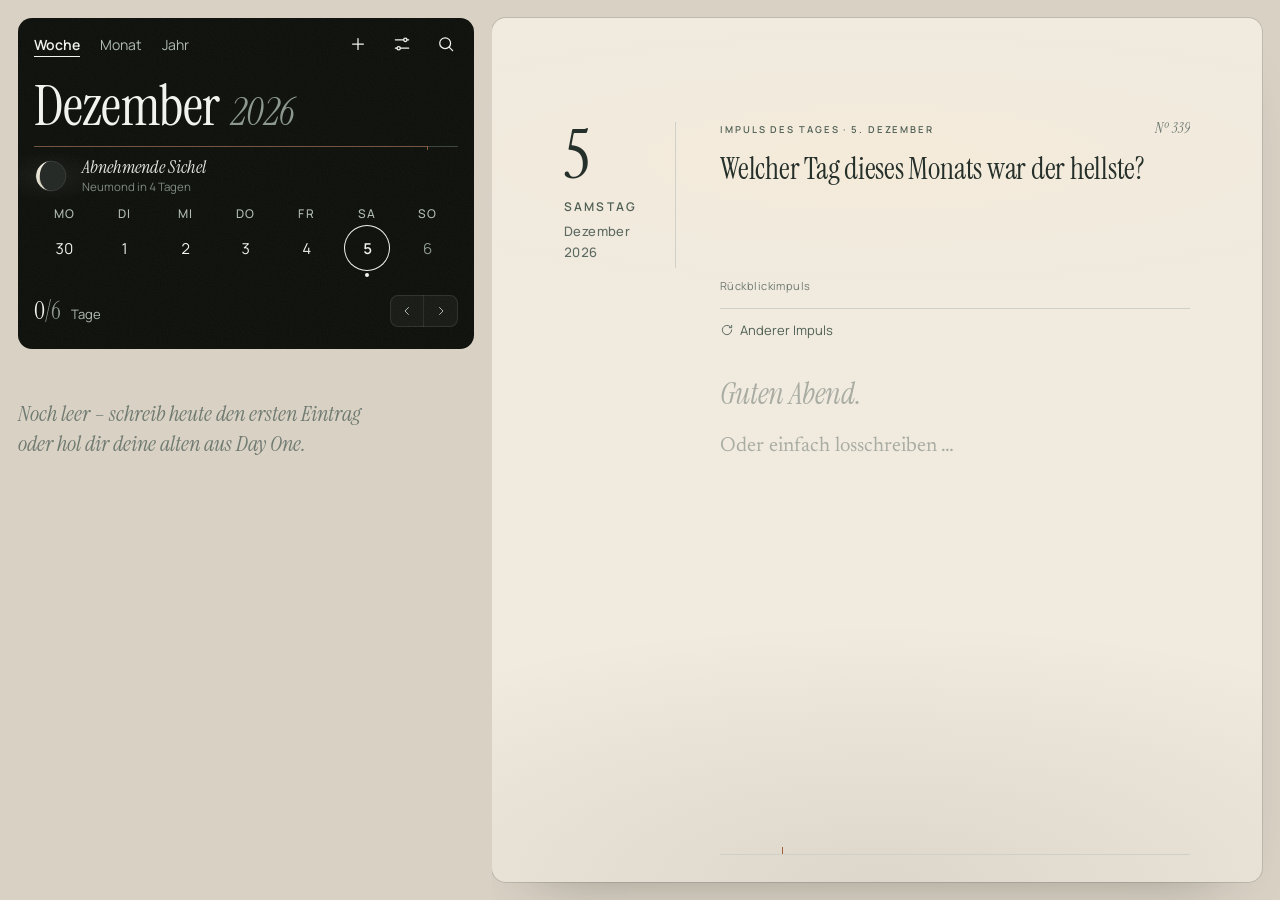
<file: index.html>
<!doctype html>
<html lang="de">
<head>
<meta charset="utf-8">
<meta name="viewport" content="width=device-width, initial-scale=1, viewport-fit=cover">
<title>Journal</title>
<meta name="theme-color" content="#12150f">
<script>/* Licht schon vor dem ersten Bild setzen – sonst blendet der Hintergrund beim Öffnen sichtbar nach.
  lightStage(date): Stufe nach echten Sonnenzeiten (journal.sunday = {d,r,s} in Minuten, nur wenn d = heute), sonst nach Uhrzeit; applyLight (nav.js) nutzt dieselbe Regel */
window.lightStage = function (d) {
  var h = d.getHours(), m = h * 60 + d.getMinutes();
  try { var j = JSON.parse(localStorage.getItem('journal.sunday') || 'null'), k = d.getFullYear() + '-' + ('0' + (d.getMonth() + 1)).slice(-2) + '-' + ('0' + d.getDate()).slice(-2);
    if (j && j.d === k && typeof j.r === 'number' && typeof j.s === 'number' && j.r < j.s)
      return m >= j.r - 60 && m < j.r + 180 ? 'morgen' : m >= j.r + 180 && m < j.s - 90 ? 'tag' : m >= j.s - 90 && m < j.s + 120 ? 'abend' : 'spaet'; } catch (e) {}
  return h >= 5 && h < 10 ? 'morgen' : h >= 17 && h < 21 ? 'abend' : (h >= 21 || h < 5) ? 'spaet' : 'tag';
};
try { var L = localStorage.getItem('journal.light') || 'auto', R = document.documentElement;
  R.dataset.light = L === 'auto' ? window.lightStage(new Date()) : 'tag';
  if (L === 'nacht') R.classList.add('night'); } catch (e) {}</script>
<meta name="apple-mobile-web-app-capable" content="yes">
<meta name="mobile-web-app-capable" content="yes">
<meta name="apple-mobile-web-app-status-bar-style" content="black-translucent">
<meta name="apple-mobile-web-app-title" content="Journal">
<link rel="manifest" href="manifest.webmanifest">
<link rel="apple-touch-icon" href="icons/apple-touch-icon.png">
<link rel="icon" href="icons/icon-192.png">
<link rel="preload" href="fonts/newsreader-latin-opsz-normal.woff2" as="font" type="font/woff2" crossorigin>
<link rel="stylesheet" href="fonts/fonts.css">
<link rel="stylesheet" href="styles.css">
</head>
<body>
<label class="hap" id="hapL" aria-hidden="true"><input type="checkbox" switch tabindex="-1"></label>
<div class="statusfill" aria-hidden="true"></div>
<div class="app" id="app">

  <!-- Übersicht -->
  <section class="view is-top" id="home" aria-label="Übersicht">
    <header class="hero dark">
      <div class="topbar">
        <div class="tabs sctabs" role="tablist"><button class="tab" role="tab" id="scWeek" data-act="sidemode" data-mode="week">Woche</button><button class="tab" role="tab" id="scMonth" data-act="sidemode" data-mode="month">Monat</button><button class="tab" role="tab" id="scYear" data-act="sidemode" data-mode="year">Jahr</button></div>
        <button class="iconbtn newbtn" data-act="today" aria-label="Neuer Eintrag (⌘N)" data-tip="Neuer Eintrag · ⌘N"><svg width="20" height="20" viewBox="0 0 24 24" fill="none" stroke="currentColor" stroke-width="1.5" stroke-linecap="round" aria-hidden="true"><path d="M12 5.5v13M5.5 12h13"/></svg></button>
        <button class="iconbtn setbtn" data-act="settings" aria-label="Einstellungen" data-tip="Einstellungen"><svg width="20" height="20" viewBox="0 0 24 24" fill="none" stroke="currentColor" stroke-width="1.5" stroke-linecap="round" aria-hidden="true"><path d="M4 7h10M18 7h2M4 17h2M10 17h10"/><circle cx="16" cy="7" r="2"/><circle cx="8" cy="17" r="2"/></svg></button>
        <label class="dsearch"><span class="sr">Suchbegriff</span><input id="dq" type="search" enterkeyhint="search" placeholder="Wonach suchst du?" autocomplete="off" spellcheck="false" tabindex="-1"></label>
        <button class="iconbtn searchbtn" data-act="search" id="searchBtn" aria-label="Suchen" data-tip="Suchen · ⌘F"><svg class="i-mag" width="20" height="20" viewBox="0 0 24 24" fill="none" stroke="currentColor" stroke-width="1.5" stroke-linecap="round" aria-hidden="true"><circle cx="11" cy="11" r="6.5"/><path d="M16 16l4 4"/></svg><svg class="i-x" width="20" height="20" viewBox="0 0 24 24" fill="none" stroke="currentColor" stroke-width="1.5" stroke-linecap="round" aria-hidden="true"><path d="M6 6l12 12M18 6L6 18"/></svg></button>
      </div>
    </header>
    <div class="ptr" id="ptr" aria-hidden="true"><svg width="30" height="30" viewBox="0 0 30 30" aria-hidden="true"><circle class="ptr-track" cx="15" cy="15" r="11"/><circle class="ptr-arc" cx="15" cy="15" r="11" pathLength="100"/></svg></div>
    <div class="stickytitle dark" id="stickyTitle"><h1 class="title" id="homeTitle"></h1><div class="title titlenext" id="homeTitleNext" aria-hidden="true"></div><button class="iconbtn stickysearch" data-act="search" aria-label="Suchen" tabindex="-1"><svg width="20" height="20" viewBox="0 0 24 24" fill="none" stroke="currentColor" stroke-width="1.5" stroke-linecap="round" aria-hidden="true"><circle cx="11" cy="11" r="6.5"/><path d="M16 16l4 4"/></svg><svg class="i-x2" width="20" height="20" viewBox="0 0 24 24" fill="none" stroke="currentColor" stroke-width="1.5" stroke-linecap="round" aria-hidden="true"><path d="M6 6l12 12M18 6L6 18"/></svg></button></div>
    <div class="ylinew dark" id="yLineW"><div class="yline"></div><button class="yrmini" id="yrMini" data-act="yrtoday" aria-label="Zurück zu diesem Jahr" tabindex="-1"><svg width="12" height="12" viewBox="0 0 24 24" fill="none" stroke="currentColor" stroke-width="1.8" stroke-linecap="round" stroke-linejoin="round" aria-hidden="true"><path d="M15 6l-6 6 6 6"/></svg>Heute</button></div>
    <div class="skyw dark" id="skyH"><div class="sky"><svg class="moon" viewBox="-17 -17 34 34" role="img" aria-label=""></svg><span class="mtx"><span class="mn"></span><span class="mx"></span></span><span class="sun"></span></div></div>
    <div class="mwd dark" id="mwd" aria-hidden="true"><span>MO</span><span>DI</span><span>MI</span><span>DO</span><span>FR</span><span>SA</span><span>SO</span><div class="ymk" id="yMarks"></div></div>
    <div class="weekwrap dark" id="weekwrap"><div class="weektrack" id="weektrack"></div><div class="ylay pre" id="yearlay"></div><button class="wkmini" id="wkMini" data-act="thisweek" aria-label="Zurück zu heute" tabindex="-1"><svg width="12" height="12" viewBox="0 0 24 24" fill="none" stroke="currentColor" stroke-width="1.8" stroke-linecap="round" stroke-linejoin="round" aria-hidden="true"><path d="M15 6l-6 6 6 6"/></svg>Heute</button></div>
    <header class="hero dark herorest">
      <div class="todayline" id="todayLine"><button data-act="thisweek" id="thisWeekBtn" class="twbtn" aria-label="Zurück zu heute" tabindex="-1"><svg class="ar ar-l" width="18" height="18" viewBox="0 0 24 24" fill="none" stroke="currentColor" stroke-width="1.5" stroke-linecap="round" stroke-linejoin="round" aria-hidden="true"><path d="M19 12H5M11 6l-6 6 6 6"/></svg><span class="tw">Heute</span><svg class="ar ar-r" width="18" height="18" viewBox="0 0 24 24" fill="none" stroke="currentColor" stroke-width="1.5" stroke-linecap="round" stroke-linejoin="round" aria-hidden="true"><path d="M5 12h14M13 6l6 6-6 6"/></svg></button></div>
      <div class="sidecal" id="sidecal"><div class="scinner"><div class="yline"></div><div class="skyw" id="skyM"><div class="sky"><svg class="moon" viewBox="-17 -17 34 34" role="img" aria-label=""></svg><span class="mtx"><span class="mn"></span><span class="mx"></span></span><span class="sun"></span></div></div>
        <div class="scview" id="scview"><div class="caltrack" id="sctrack"></div></div>
        <div class="scnav"><span id="scStat"><span class="count" id="scCount"></span><span class="lbl">Tage</span><span class="away" id="scAway"></span></span>
          <span class="yseg" role="group" aria-label="Jahresansicht"><span class="ysk"></span><button data-act="ylayout" data-l="months" aria-pressed="true">Monate</button><button data-act="ylayout" data-l="overview" aria-pressed="false">Übersicht</button></span>
          <div class="scpill" role="group" aria-label="Zeitraum"><button class="scp-a" data-act="sideshift" data-dir="-1" aria-label="Zurück"><svg width="14" height="14" viewBox="0 0 24 24" fill="none" stroke="currentColor" stroke-width="1.7" stroke-linecap="round" stroke-linejoin="round" aria-hidden="true"><path d="M14.5 6l-6 6 6 6"/></svg></button><button class="scp-h" id="scTodayBtn" data-act="sidetoday" aria-label="Zurück zu heute" tabindex="-1"><span>Heute</span></button><button class="scp-a" data-act="sideshift" data-dir="1" aria-label="Weiter"><svg width="14" height="14" viewBox="0 0 24 24" fill="none" stroke="currentColor" stroke-width="1.7" stroke-linecap="round" stroke-linejoin="round" aria-hidden="true"><path d="M9.5 6l6 6-6 6"/></svg></button></div>
        </div>
      </div></div>
      <div class="herofoot">
        <span class="stat" id="weekStat"><span class="count" id="weekCount"></span><span class="lbl" id="weekLbl">Tage</span><span class="away" id="weekAway"></span></span>
        <div class="hfr"><span class="yseg" role="group" aria-label="Jahresansicht"><span class="ysk"></span><button data-act="ylayout" data-l="months" aria-pressed="true">Monate</button><button data-act="ylayout" data-l="overview" aria-pressed="false">Übersicht</button></span><div class="scpill wkpill" role="group" aria-label="Zeitraum"><button class="scp-a" data-act="weekshift" data-dir="-1" aria-label="Zurück"><svg width="14" height="14" viewBox="0 0 24 24" fill="none" stroke="currentColor" stroke-width="1.7" stroke-linecap="round" stroke-linejoin="round" aria-hidden="true"><path d="M14.5 6l-6 6 6 6"/></svg></button><button class="scp-h" id="wkTodayBtn" data-act="thisweek" aria-label="Zurück zu heute" tabindex="-1"><span><svg width="13" height="13" viewBox="0 0 24 24" fill="none" stroke="currentColor" stroke-width="1.8" stroke-linecap="round" stroke-linejoin="round" aria-hidden="true"><path d="M15 6l-6 6 6 6"/></svg>Heute</span></button><button class="scp-a" data-act="weekshift" data-dir="1" aria-label="Weiter"><svg width="14" height="14" viewBox="0 0 24 24" fill="none" stroke="currentColor" stroke-width="1.7" stroke-linecap="round" stroke-linejoin="round" aria-hidden="true"><path d="M9.5 6l6 6-6 6"/></svg></button></div>
        <button class="calbtn" data-act="calendar" aria-label="Kalender"><svg width="22" height="22" viewBox="0 0 24 24" fill="none" stroke="currentColor" stroke-width="1.5" stroke-linecap="round" aria-hidden="true"><rect x="3.75" y="5.25" width="16.5" height="15" rx="2.5"/><path d="M3.75 10h16.5M8.5 3v4M15.5 3v4"/><circle cx="15.5" cy="15.2" r="1.6" fill="currentColor" stroke="none"/></svg></button></div>
      </div>
    </header>
    <div class="list" id="list"></div>
    <div class="listfade" aria-hidden="true"></div>
    <div class="fabwrap"><button class="fab" data-act="today"><svg width="18" height="18" viewBox="0 0 24 24" fill="none" stroke="currentColor" stroke-width="1.5" stroke-linecap="round" aria-hidden="true"><path d="M12 5v14M5 12h14"/></svg><span id="fabLabel">Heute schreiben</span></button></div>
    <div class="fadebot" aria-hidden="true"></div>
    <button class="floatbtn homeplus" data-act="today" id="homePlus" aria-label="Neuer Eintrag" title="Neuer Eintrag (⌘N)"><svg width="24" height="24" viewBox="0 0 24 24" fill="none" stroke="currentColor" stroke-width="1.6" stroke-linecap="round" aria-hidden="true"><path d="M12 5.5v13M5.5 12h13"/></svg></button>
  </section>

  <!-- Kalender -->
  <section class="view is-off" id="calendar" aria-label="Kalender">
    <header class="hero dark calhero">
      <div class="pnav">
        <div class="tabs" role="tablist">
          <button class="tab" role="tab" data-act="back" aria-selected="false">Woche</button>
          <button class="tab" role="tab" id="tabMonth" data-act="calmode" data-mode="month">Monat</button>
          <button class="tab" role="tab" id="tabYear" data-act="calmode" data-mode="year">Jahr</button>
        </div>
      </div>
      <h1 class="title" id="calTitle"></h1>
      <div class="stats" id="calStats"><span class="count" id="calCount"></span><span class="lbl" id="calLbl">Tage</span><span class="away" id="calAway"></span></div>
      <div class="scpill calpill" role="group" aria-label="Zeitraum"><button class="scp-a" data-act="calshift" data-dir="-1" aria-label="Zurück"><svg width="14" height="14" viewBox="0 0 24 24" fill="none" stroke="currentColor" stroke-width="1.7" stroke-linecap="round" stroke-linejoin="round" aria-hidden="true"><path d="M14.5 6l-6 6 6 6"/></svg></button><button class="scp-h" id="calTodayBtn" data-act="caltoday" aria-label="Zurück zu heute" tabindex="-1"><span>Heute</span></button><button class="scp-a" data-act="calshift" data-dir="1" aria-label="Weiter"><svg width="14" height="14" viewBox="0 0 24 24" fill="none" stroke="currentColor" stroke-width="1.7" stroke-linecap="round" stroke-linejoin="round" aria-hidden="true"><path d="M9.5 6l6 6-6 6"/></svg></button></div>
    </header>
    <div class="page light calbody">
      <div class="calarea" id="calarea"><div class="calviewport"><div class="caltrack" id="caltrack"></div></div><div class="legend" id="calLegend"></div></div>
      <div id="otd"></div>
    </div>
    <div class="fadebot" aria-hidden="true"></div>
    <button class="floatbtn" data-act="back" aria-label="Zurück"><svg class="i-back" width="24" height="24" viewBox="0 0 24 24" fill="none" stroke="currentColor" stroke-width="1.6" stroke-linecap="round" stroke-linejoin="round" aria-hidden="true"><path d="M19 12H5.5M11 6l-6 6 6 6"/></svg></button>
  </section>

  <!-- Schreiben -->
  <section class="view is-off" id="entry" aria-label="Eintrag">
    <div class="entry" id="entryInner">
      <div class="enav">
        <div class="edate"><span class="wd" id="eWd"></span><span class="dn" id="eDn" aria-hidden="true"></span><span class="dt" id="eDt"></span><span class="dtm" id="eDtm" aria-hidden="true"></span><span class="savedot" id="saveDot" aria-hidden="true"></span></div>
        <div class="eact"><button class="trash" data-act="trashcur" id="trashBtn" aria-label="Eintrag löschen"><svg width="20" height="20" viewBox="0 0 24 24" fill="none" stroke="currentColor" stroke-width="1.5" stroke-linecap="round" stroke-linejoin="round" aria-hidden="true"><path d="M4.5 6.5h15M9.5 6.5V4.75h5V6.5M6.5 6.5l.85 12.2a1.5 1.5 0 0 0 1.5 1.4h6.3a1.5 1.5 0 0 0 1.5-1.4l.85-12.2M10 10.5v6M14 10.5v6"/></svg></button>
        <button class="done" data-act="done" id="doneBtn" aria-label="Fertig"><span><svg width="20" height="20" viewBox="0 0 24 24" fill="none" stroke="currentColor" stroke-width="1.8" stroke-linecap="round" stroke-linejoin="round" aria-hidden="true"><path d="M5.5 12.5l4 4 9-9.5"/></svg></span></button></div>
      </div>
      <div class="eimp" id="eImp" hidden>
        <div class="ik ig"><span id="eImpK"></span><span class="ino" id="eImpNo"></span></div>
        <div class="iph" id="eImpPh"><div class="pbox" id="eImpT"></div><div class="isrc ig" id="eImpS"></div><div class="irl"></div></div>
        <div class="ibar ig"><button class="ilnk" data-act="impnext"><svg width="14" height="14" viewBox="0 0 24 24" fill="none" stroke="currentColor" stroke-width="1.6" stroke-linecap="round" aria-hidden="true"><path d="M20 12a8 8 0 1 1-2.3-5.6M20 4v4h-4"/></svg>Anderer Impuls</button></div>
      </div>
      <div class="ebody" id="eBody" contenteditable="true" lang="de" role="textbox" aria-multiline="true" aria-label="Eintrag – die erste Zeile ist der Titel" data-ph="Was möchtest du festhalten?" spellcheck="true"></div>
      <div class="ephotos" id="ePhotos"></div>
      <div class="eclose" id="eClose" hidden></div>
    </div>
    <button class="emem" id="eMem" data-act="memtoggle" hidden><span class="mk">Heute vor einem Jahr</span><span class="mt2" id="eMemT"></span><span class="mx" id="eMemX"></span><span class="mw" id="eMemW"></span></button>
    <button class="floatbtn" data-act="entryback" id="entryBtn" aria-label="Zurück"><svg class="i-back" width="24" height="24" viewBox="0 0 24 24" fill="none" stroke="currentColor" stroke-width="1.6" stroke-linecap="round" stroke-linejoin="round" aria-hidden="true"><path d="M19 12H5.5M11 6l-6 6 6 6"/></svg></button>
  </section>


  <!-- Einstellungen -->
  <section class="view is-off" id="settings" aria-label="Einstellungen">
    <div class="page wide">
      <div class="pnav"></div>
      <h1 class="title"><span class="t">Import</span><span class="y">Day One</span></h1>
      <div class="sect" style="border-top-color:var(--line)">
        <p>In Day One unter Einstellungen › Import/Export als <b>Day One JSON (.zip)</b> exportieren, mit Medien. Dann die Datei hier auswählen. In Day One bleibt alles, wie es ist.</p>
        <div class="btns"><label class="btn"><input type="file" id="fileDayOne" accept=".zip,application/zip" class="sr">ZIP-Datei auswählen</label></div>
        <div class="note" id="noteDayOne" aria-live="polite"></div>
      </div>
      <div class="sect">
        <h2>Sicherung</h2>
        <p>Deine Einträge liegen auf diesem Gerät. Eine Sicherung ist eine einzelne Datei mit allem, auch den Fotos. Damit kannst du Einträge auf ein anderes Gerät bringen.</p>
        <div class="btns">
          <button class="btn" data-act="backup">Sicherung speichern</button>
          <label class="btn ghost"><input type="file" id="fileBackup" accept=".json,application/json" class="sr">Sicherung laden</label>
        </div>
        <div class="note" id="noteBackup" aria-live="polite"></div>
      </div>
      <div class="sect">
        <h2>Abgleich</h2>
        <p>iPhone und MacBook gleichen ihre Einträge über ein privates GitHub-Repository ab, das nur dir gehört. Neue Einträge erscheinen automatisch auf dem anderen Gerät.</p>
        <label class="field"><span>Repository</span><input id="syncRepo" placeholder="EricWlts/journal-daten" autocomplete="off" autocapitalize="off" autocorrect="off" spellcheck="false"></label>
        <label class="field"><span>Zugangsschlüssel</span><input id="syncToken" type="password" placeholder="github_pat_…" autocomplete="off" autocapitalize="off" autocorrect="off" spellcheck="false"></label>
        <div class="btns"><button class="btn" data-act="syncsave">Verbinden</button><button class="btn ghost" data-act="syncnow">Jetzt abgleichen</button></div>
        <div class="note" id="noteSync" aria-live="polite"></div>
      </div>
      <div class="sect">
        <h2>Beim Schreiben</h2>
        <p>Was auf einem neuen, leeren Blatt erscheinen soll.</p>
        <div class="wsets">
          <button class="wrow" data-act="wset" data-k="greet" role="switch"><span><span class="wl">Anrede vorschlagen</span><span class="ws">Blass auf dem leeren Blatt – Tab oder Antippen übernimmt sie</span></span><span class="fsw"></span></button>
          <button class="wrow" data-act="wset" data-k="imp" role="switch"><span><span class="wl">Tagesimpuls</span><span class="ws">Jeden Tag eine neue Frage</span></span><span class="fsw"></span></button>
          <button class="wrow" data-act="wset" data-k="meta" role="switch"><span><span class="wl">Ort &amp; Wetter</span><span class="ws">Nur „Leer · 4° Nebel“ wird gespeichert, keine Koordinaten</span></span><span class="fsw"></span></button>
          <button class="wrow" data-act="wset" data-k="mem" role="switch"><span><span class="wl">Heute vor einem Jahr</span><span class="ws">Erinnerung unten auf dem Blatt</span></span><span class="fsw"></span></button>
        </div>
      </div>
      <div class="sect">
        <h2>Licht</h2>
        <p>Mit der Tageszeit wird das Papier morgens etwas frischer und abends wärmer. Nacht dreht die Farben für das Schreiben im Dunkeln um.</p>
        <div class="fxseg" role="radiogroup" aria-label="Licht"><button role="radio" data-act="setlight" data-light="auto">Tageszeit</button><button role="radio" data-act="setlight" data-light="hell">Hell</button><button role="radio" data-act="setlight" data-light="nacht">Nacht</button></div>
      </div>
      <div class="sect fxsect">
        <h2>Übergänge</h2>
        <p>Wie der Kalender in der Seitenleiste beim Blättern wechselt. Probier es direkt links mit den Pfeilen aus.</p>
        <div class="fxseg" role="radiogroup" aria-label="Übergang"><button role="radio" data-act="setfx" data-fx="fade">Überblenden</button><button role="radio" data-act="setfx" data-fx="slide">Gleiten</button><button role="radio" data-act="setfx" data-fx="roll">Rollen</button></div>
      </div>
      <div class="sect">
        <h2>Papierkorb</h2>
        <div id="trashList" aria-live="polite"></div>
        <p class="trashnote">Einträge bleiben 30 Tage hier.</p>
      </div>
      <div class="sect">
        <h2>Über diese App</h2>
        <p id="about"></p>
      </div>
    </div>
    <div class="fadebot" aria-hidden="true"></div>
    <button class="floatbtn" data-act="back" aria-label="Zurück"><svg class="i-back" width="24" height="24" viewBox="0 0 24 24" fill="none" stroke="currentColor" stroke-width="1.6" stroke-linecap="round" stroke-linejoin="round" aria-hidden="true"><path d="M19 12H5.5M11 6l-6 6 6 6"/></svg></button>
  </section>
</div>
<div class="toast" id="toast" role="status"></div>
<div class="ctxmenu" id="ctxmenu" role="menu" hidden><button role="menuitem" data-act="ctxopen">Öffnen</button><button role="menuitem" class="danger" data-act="ctxdel">Löschen …</button></div>
<div class="confirm" id="confirm" hidden><div class="cback" data-act="canceldel"></div>
  <div class="cpanel" role="alertdialog" aria-modal="true" aria-labelledby="cTitle" aria-describedby="cText"><h2 id="cTitle">In den Papierkorb?</h2><p id="cText"></p>
    <button class="btn danger" data-act="confirmdel">In den Papierkorb</button><button class="btn ghost" data-act="canceldel">Abbrechen</button></div></div>

<script src="js/core.js"></script>
<script src="js/home.js"></script>
<script src="js/calendar.js"></script>
<script src="js/side.js"></script>
<script src="js/entry.js"></script>
<script src="js/sky.js"></script>
<script src="js/save.js"></script>
<script src="js/nav.js"></script>
<script src="js/ui.js"></script>
<script src="js/gestures.js"></script>
<script src="js/line.js"></script>
<script src="js/io.js"></script>
<script src="js/sync.js"></script>
<script src="js/start.js"></script>
</body>
</html>
</file>
<file: fonts/fonts.css>
@font-face { font-family: 'Instrument Serif'; font-style: normal; font-weight: 400; font-display: swap; src: url('instrument-serif-latin-400-normal.woff2') format('woff2'); }
@font-face { font-family: 'Instrument Serif'; font-style: italic; font-weight: 400; font-display: swap; src: url('instrument-serif-latin-400-italic.woff2') format('woff2'); }
@font-face { font-family: 'Manrope'; font-style: normal; font-weight: 400; font-display: swap; src: url('manrope-latin-400-normal.woff2') format('woff2'); }
@font-face { font-family: 'Manrope'; font-style: normal; font-weight: 500; font-display: swap; src: url('manrope-latin-500-normal.woff2') format('woff2'); }
@font-face { font-family: 'Manrope'; font-style: normal; font-weight: 600; font-display: swap; src: url('manrope-latin-600-normal.woff2') format('woff2'); }
@font-face { font-family: 'Newsreader'; font-style: normal; font-weight: 200 800; font-display: swap; src: url('newsreader-latin-opsz-normal.woff2') format('woff2'); }
@font-face { font-family: 'Newsreader'; font-style: italic; font-weight: 200 800; font-display: swap; src: url('newsreader-latin-opsz-italic.woff2') format('woff2'); }
</file>
<file: styles.css>
/* Journal – alle Stile der App (Farben, Startseite, Kalender, Eintrag, Mac-Layout, iPhone-Gesten) */
:root{
  --paper:#eeece6; --stone:#e3e2dc; --ink:#26302b; --ink2:#4a554e; --muted:#5d6a62; --olive:#506055; --line:#cfd0c8;
  --night:#12150f; --linen:#f2f3ef; --mist:#b1bdb3; --dim:#8d998f; --nline:#3b4740; --empty:#d4d4cb;
  --serif:'Instrument Serif', Georgia, 'Times New Roman', serif;
  --sans:'Manrope', system-ui, -apple-system, 'Segoe UI', sans-serif;
  --safe-t:env(safe-area-inset-top, 0px); --safe-b:env(safe-area-inset-bottom, 0px);
  --ease:cubic-bezier(0.2, 0.7, 0.2, 1);
  --sheet:cubic-bezier(0.32, 0.72, 0, 1); /* iOS-artige Kurve, wie bei Vaul */
  --t1:.16s; --t2:.28s; --t3:.55s; --t4:.82s; /* Bewegungssystem: nur diese Dauern */
  --dimtext:#6f7a71; /* grauer Hilfstext auf Papier (4,5:1); --dim bleibt für Symbole und dunklen Kopf */
  --copper:#a35f3a;
  --side:492px; --sheetbg:#f6f5f1; --card:rgba(38,48,43,.05); --cardh:rgba(38,48,43,.085); --cardp:rgba(38,48,43,.12);
}
*{box-sizing:border-box;-webkit-tap-highlight-color:transparent}
html{touch-action:manipulation;overscroll-behavior:none}
button,label,.hero,.pnav,.enav,.legend,.kicker,.stats{-webkit-user-select:none;user-select:none;-webkit-touch-callout:none}
[contenteditable],input{-webkit-user-select:text;user-select:text}
html,body{margin:0;height:100%;background:var(--head);color:var(--ink);font-family:var(--sans);-webkit-font-smoothing:antialiased;-webkit-text-size-adjust:100%}
body{overflow:hidden;overscroll-behavior:none}
button{font:inherit;color:inherit;background:none;border:0;padding:0;margin:0;cursor:pointer}
button:focus-visible,a:focus-visible,[role=radio]:focus-visible,[role=button]:focus-visible,[tabindex]:not([tabindex="-1"]):focus-visible,summary:focus-visible,.row:focus-visible,.cell:focus-visible,.wday:focus-visible,.mday:focus-visible{outline:1.5px solid var(--copper);outline-offset:2px;border-radius:inherit}
.dark :is(button,a,[role=radio],[role=button],[tabindex],summary,.row,.cell,.wday,.mday):focus-visible{outline-color:rgba(242,243,239,.7)}
label:focus-within{outline:2px solid var(--olive);outline-offset:2px}
[contenteditable]:focus,[contenteditable]:focus-visible{outline:none}
[hidden]{display:none !important}
.sr{position:absolute;width:1px;height:1px;overflow:hidden;clip:rect(0 0 0 0);white-space:nowrap}
.statusfill{position:fixed;left:0;right:0;top:0;height:var(--safe-t);background:var(--head);z-index:50;pointer-events:none}

.app{position:fixed;inset:0;overflow:hidden}
.view{position:absolute;inset:0;background:var(--paper);overflow-y:auto;overflow-x:hidden;-webkit-overflow-scrolling:touch;overscroll-behavior-y:contain;
  transition:transform .44s var(--sheet), visibility 0s linear 0s}
.view.dragging{will-change:transform}
.view::after{content:'';position:fixed;inset:0;background:#080a08;opacity:0;pointer-events:none;transition:opacity .44s var(--sheet);z-index:20}
.view.is-under::after{opacity:var(--dim,.12)}
.view.dragging::after{transition:none}
.view.is-top{transform:none;visibility:visible;z-index:3;box-shadow:-1px 0 0 rgba(8,10,8,.12), -10px 0 24px -14px rgba(8,10,8,.3)}
.view.is-under{transform:translateX(-28%);visibility:visible;z-index:2}
.view.is-off{transform:translateX(100%);visibility:hidden;z-index:1;transition:transform .44s var(--sheet), visibility 0s linear .44s}
#home{box-shadow:none}
.view.dragging{transition:none}
.view.sheeting{border-radius:var(--r,0px) var(--r,0px) 0 0;box-shadow:0 -1px 0 rgba(8,10,8,.06), 0 -18px 40px -24px rgba(8,10,8,.55)}
.view.sheet-under{border-radius:14px;transform-origin:50% 0}

/* shared type */
.title{margin:8px 0 0;height:64px;display:flex;align-items:baseline;gap:12px;font-family:var(--serif);font-weight:400;white-space:nowrap}
.title .t{font-size:64px;line-height:64px;letter-spacing:-.015em}
.title .y{font-size:44px;line-height:1;font-style:italic;color:var(--dim)}
.kicker{font-size:12px;font-weight:500;letter-spacing:.18em;text-transform:uppercase;color:var(--olive)}
.iconbtn{width:44px;height:44px;display:flex;align-items:center;justify-content:center;border-radius:50%}
.count{font-family:var(--serif);font-size:30px;line-height:1;font-variant-numeric:tabular-nums}
.count .of{color:var(--dim)}

/* home */
#home{background:linear-gradient(var(--head) 0 50%, var(--paper) 50% 100%)}
.hero{background:var(--head);color:var(--linen);padding:calc(var(--safe-t) + 8px) 24px 20px}
#home > .hero:first-of-type{padding-bottom:0}
.herorest{padding-top:0;padding-bottom:8px;display:flow-root}
.stickytitle{position:sticky;top:var(--safe-t);z-index:6;background:var(--head);color:var(--linen);padding:0 24px}
.stickytitle .title{margin:0;padding-top:8px;height:72px;position:relative;z-index:1;clip-path:inset(-40px -40px -14px -40px)} /* Rollen endet an der Kante der dunklen Fläche – Unterlängen bleiben sichtbar */
.stickytitle::after{content:'';position:absolute;left:0;right:0;top:100%;height:28px;opacity:0;transition:opacity .2s var(--ease);pointer-events:none;
  background:linear-gradient(var(--head), var(--head)) left top / 100% 14px no-repeat,
             radial-gradient(circle at 100% 100%, transparent 13.5px, var(--head) 14px) left bottom / 14px 14px no-repeat,
             radial-gradient(circle at 0 100%, transparent 13.5px, var(--head) 14px) right bottom / 14px 14px no-repeat} /* die Liste läuft mit runden Ecken unter dem Kopf durch – wie ein Blatt */
.stickytitle.stuck::after{opacity:1}
@media (max-width:959px){.stickytitle::after{display:none}}
.stickysearch{position:absolute;right:14px;top:8px;color:var(--linen);opacity:0;transform:translateY(-12px);pointer-events:none;
  transition:opacity .3s var(--ease), transform .45s var(--sheet)}
.stickytitle.stuck .stickysearch{opacity:1;transform:none;pointer-events:auto}
#homeTitle,#homeTitleNext{transform-origin:0 70%;transition:scale .5s var(--sheet)}
.stickytitle .titlenext{position:absolute;left:24px;top:0;opacity:0;pointer-events:none}
.topbar{height:44px;display:flex;justify-content:flex-end;align-items:center;gap:0;margin-right:-10px}
.weekline{height:1px;background:var(--nline);margin-top:16px;position:relative}
.todayline{position:relative;height:20px;margin-top:4px;--hw:0px;--gl:0px;--gr:0px;--c:-4px} /* --c: optische Mitte für die Kursive */
.todayline::before,.todayline::after{content:'';position:absolute;top:50%;height:1px;background:var(--nline);transition:width .55s var(--sheet)}
.todayline::before{left:0;width:calc(50% + var(--c) - var(--hw) - var(--gl))}
.todayline::after{right:0;width:calc(50% - var(--c) - var(--hw) - var(--gr))}
.todayline.on{--hw:var(--hwon,28px)}
.todayline.on.dir-r{--gl:10px;--gr:36px} .todayline.on.dir-l{--gl:36px;--gr:10px}
.twbtn{position:absolute;left:50%;top:50%;width:180px;height:44px;transform:translate(-50%,-50%);opacity:0;pointer-events:none;transition:opacity .45s var(--ease)}
.todayline.on .twbtn{opacity:1;pointer-events:auto}
.twbtn .tw{position:absolute;left:50%;top:50%;transform:translate(calc(-50% + var(--c)),-50%);color:var(--linen);font-family:var(--serif);font-style:italic;font-size:21px;line-height:1;white-space:nowrap}
.twbtn .ar{position:absolute;top:50%;margin-top:-9px;color:var(--linen);transition:opacity .3s var(--ease)}
.twbtn .ar-r{left:calc(50% + var(--c) + var(--hw) + 9px)}
.twbtn .ar-l{right:calc(50% - var(--c) + var(--hw) + 9px)}
.todayline.dir-r .ar-l,.todayline.dir-l .ar-r{opacity:0}
.twbtn:active .tw,.twbtn:active .ar{opacity:.6}
/* iPhone-Startseite (PLAN 4a): Monat im dunklen Kopf. Der Monatsblock (.weekwrap, 6 Zeilen à 48px) bleibt beim Scrollen mit dem Finger 1:1 gekoppelt:
   er hängt oben fest (sticky, top negativ), die Zeilen laufen über --p (0 offen … 1 eingeklappt, aus der Scrollposition) zur Woche des gewählten Tages zusammen. */
.mwd{position:sticky;top:calc(var(--safe-t) + var(--tb, 80px) + 16px);z-index:6;height:28px;background:var(--head);color:var(--mist);padding:6px 24px 0;box-sizing:border-box;
  display:grid;grid-template-columns:repeat(7,minmax(0,1fr));text-align:center;font-size:12px;font-weight:500;letter-spacing:.1em;line-height:14px}
.yline{position:relative;height:1px;background:var(--nline);--yp:50%}
.yline::before{content:'';position:absolute;left:0;top:0;height:1px;width:var(--yp);background:color-mix(in srgb, var(--yc) 70%, transparent)}
.yline::after{content:'';position:absolute;top:-3px;left:var(--yp);width:1px;height:7px;background:var(--yc)}
.ylinew{position:sticky;top:calc(var(--safe-t) + var(--tb, 80px));z-index:6;height:16px;background:var(--head);padding:8px 24px 0;box-sizing:border-box} /* Jahreslinie (PLAN 7): kupfern bis heute, mit Marke */
.ylinew .yrmini{top:-2px;margin-top:0;z-index:3}
/* Mond und Sonne (PLAN 7): eine leise Zeile unter der Jahreslinie; scrollt am iPhone unter die Linie weg */
.sky{display:flex;align-items:center;gap:14px;height:34px;color:var(--mist)}
.skyw{background:var(--head);padding:8px 24px 12px}
.sky .moon{flex:0 0 34px;width:34px;height:34px;display:block}
.sky .mtx{display:flex;flex-direction:column;gap:2px;min-width:0}
.sky .mn{font-family:var(--serif);font-style:italic;font-size:18px;line-height:1.1;color:#e2e6df;white-space:nowrap}
.sky .mx{font-size:11.5px;line-height:1.2;color:#7f8b81;font-variant-numeric:tabular-nums;white-space:nowrap}
.sky .sun{margin-left:auto;display:flex;align-items:center;gap:14px;font-size:12px;color:#9aa59c;font-variant-numeric:tabular-nums;opacity:0;transition:opacity var(--t3) var(--ease)}
.sky .sun.on{opacity:1}
.sky .sun > span{display:flex;align-items:center;gap:6px}
.sky .sun svg{width:15px;height:15px}
.weekwrap{position:sticky;top:calc(var(--safe-t) + var(--tb, 80px) + 44px - var(--hch, 240px));z-index:5;height:calc(var(--hch, 240px) + 48px);background:var(--head);overflow-x:clip;overflow-y:visible;touch-action:pan-y;--p:0;transition:height var(--t3) var(--sheet)} /* --hch = (Zeilen − 1) × 48px: der Block ist so hoch wie der Monat Zeilen hat */
.weekwrap::after{content:'';position:absolute;left:0;right:0;top:100%;height:28px;opacity:0;transition:opacity var(--t1) var(--ease);pointer-events:none;
  background:linear-gradient(var(--head), var(--head)) left top / 100% 14px no-repeat,
             radial-gradient(circle at 100% 100%, transparent 13.5px, var(--head) 14px) left bottom / 14px 14px no-repeat,
             radial-gradient(circle at 0 100%, transparent 13.5px, var(--head) 14px) right bottom / 14px 14px no-repeat} /* die Liste läuft mit runden Ecken unter der eingeklappten Woche durch */
.weekwrap.pinned::after{opacity:1}
.wkmini,.yrmini{position:absolute;right:24px;top:100%;margin-top:-6px;z-index:2;height:20px;padding:0 10px 0 7px;border-radius:10px;display:flex;align-items:center;gap:5px;background:var(--head);color:var(--linen);
  box-shadow:inset 0 0 0 1px rgba(242,243,239,.2);font-family:var(--serif);font-style:italic;font-size:15px;line-height:1;opacity:0;transform:translate3d(0,-6px,0) scale(.92);pointer-events:none;
  transition:opacity var(--t1) var(--ease), transform var(--t2) var(--sheet)} /* eingeklappt: kleine Heute-Kapsel am unteren Rand des Kopfs, damit man auch beim Scrollen zurück zu heute kommt */
.wkmini.on,.yrmini.on{opacity:1;transform:none;pointer-events:auto;transition:opacity var(--t2) var(--ease), transform var(--t3) var(--sheet)}
.wkmini svg,.yrmini svg{width:10px;height:10px;transition:transform var(--t2) var(--sheet)} .wkmini.dir-r svg,.yrmini.dir-r svg{transform:rotate(180deg)}

/* Jahr (PLAN 4b): Ein Tipp auf den Monatstitel zoomt den Monat an seinen Platz im Jahr (iPhone: Kopf der Startseite, Mac: Seitenleiste).
   Die Jahresebene (.ylay) liegt als eigene Ebene über dem Monat: jeder Tag ist ein absolut platziertes Feld (.yz), Monate/Übersicht sind nur zwei Lagen
   derselben Felder (--mx/--my bzw. --ox/--oy), dadurch wandert beim Umschalten jeder Tag einzeln (0,9s --sheet, gestaffelt nach Monat) und alles ist
   unterbrechbar: Klassen (.pre, .o, .zhide) umschalten, die Übergänge kehren von der aktuellen Stelle um. */
.zmo{transform-origin:0 0;transition:transform .9s var(--sheet), opacity var(--t3) var(--ease) .4s}
.zmo.zhide{transform:translate3d(var(--zx,0px),var(--zy,0px),0) scale(var(--zsx,.3),var(--zsy,.3));opacity:0;pointer-events:none;transition:transform .9s var(--sheet), opacity var(--t2) var(--ease) .5s}
.ylay{position:absolute;left:0;top:0;right:0;height:100%;z-index:3;visibility:visible;transition:visibility 0s;--ms:11px;--mfs:7.5px;--ys:#4a564e}
.ylay.mac{--ms:10px;--mfs:7px}
.ylay.pre{visibility:hidden;transition:visibility 0s 1.2s}
.ylay .yz{position:absolute;display:grid;place-items:center;pointer-events:none;left:var(--mx);top:var(--my);width:var(--mw);height:var(--mh);
  transition:left .9s var(--sheet) var(--sdl,0s), top .9s var(--sheet) var(--sdl,0s), width .9s var(--sheet) var(--sdl,0s), height .9s var(--sheet) var(--sdl,0s), opacity var(--t3) var(--ease) var(--edl,0s), transform var(--t4) var(--sheet) var(--edl,0s)}
.ylay.o .yz{left:var(--ox);top:var(--oy);width:var(--ow);height:var(--oh)}
.ylay.pre .yz{opacity:0;transform:translate3d(var(--ax,0px),var(--ay,0px),0) scale(.9);
  transition:left .9s var(--sheet) var(--sdl,0s), top .9s var(--sheet) var(--sdl,0s), width .9s var(--sheet) var(--sdl,0s), height .9s var(--sheet) var(--sdl,0s), opacity var(--t2) var(--ease), transform var(--t4) var(--sheet)}
.ylay .yz i{display:grid;place-items:center;position:relative;width:var(--ms);height:var(--ms);border-radius:50%;font-style:normal;font-weight:600;font-size:var(--mfs);line-height:1;font-variant-numeric:tabular-nums;color:var(--mist);
  transition:width .9s var(--sheet) var(--sdl,0s), height .9s var(--sheet) var(--sdl,0s), font-size var(--t3) var(--ease), background-color var(--t3) var(--ease), color var(--t3) var(--ease), box-shadow var(--t3) var(--ease)}
.ylay .yz.e i{background:var(--linen);color:var(--night)}
.ylay .yz.f i{color:var(--ys)}
.ylay .yz.t i{color:var(--linen);box-shadow:inset 0 0 0 1px var(--linen)}
.ylay .yz.e.n i{box-shadow:0 0 0 1.5px var(--night), 0 0 0 2.5px var(--linen)}
.ylay.o .yz i{width:6px;height:6px;font-size:0}
.ylay.o .yz.m i{background:var(--nline)}
.ylay.o .yz.f i{width:2px;height:2px;background:var(--ys)}
.ylay.o .yz.t i{width:8px;height:8px;box-shadow:inset 0 0 0 1.5px var(--linen)}
.ylay.o .yz.e.n i{box-shadow:0 0 0 1.5px var(--night), 0 0 0 2.5px var(--linen)}
.ylay .yl{position:absolute;left:var(--lmx);top:var(--lmy);font-size:9.5px;font-weight:600;letter-spacing:.18em;line-height:1;color:var(--mist);pointer-events:none;white-space:nowrap;
  transition:left .9s var(--sheet), top .9s var(--sheet), opacity var(--t3) var(--ease) var(--edl,0s), color var(--t3) var(--ease)}
.ylay.mac .yl{font-size:10.5px}
.ylay.o .yl{left:var(--lox);top:var(--loy)}
.ylay.pre .yl{opacity:0;transition:left .9s var(--sheet), top .9s var(--sheet), opacity var(--t2) var(--ease)}
.ylay .yl.now{color:var(--linen)}
.ylay .yh{position:absolute;left:var(--hmx);top:var(--hmy);width:var(--hmw);height:var(--hmh);border:0;background:none;padding:0;border-radius:6px;cursor:pointer;-webkit-tap-highlight-color:transparent;
  transition:left .9s var(--sheet), top .9s var(--sheet), width .9s var(--sheet), height .9s var(--sheet), background-color var(--t1) var(--ease)}
.ylay.o .yh{left:var(--hox);top:var(--hoy);width:var(--how);height:var(--hoh)}
.ylay.pre .yh{pointer-events:none}
.ylay .yh:active{background:rgba(242,243,239,.08)}
@media (hover:hover) and (pointer:fine){ .ylay .yh:hover{background:rgba(242,243,239,.06)} }
.ylay .ymk,.ymk{position:absolute;left:0;right:0;top:var(--mky,2px);height:14px;font-size:12px;font-weight:500;line-height:14px;color:var(--mist);font-variant-numeric:tabular-nums;opacity:0;pointer-events:none;transition:opacity var(--t2) var(--ease)}
.ymk span{position:absolute;top:0;transform:translateX(-50%)}
.ylay.o:not(.pre) .ymk{opacity:1;transition:opacity var(--t3) var(--ease) .3s}
.yseg{visibility:hidden;position:relative;display:inline-grid;grid-template-columns:1fr 1fr;height:32px;border-radius:16px;box-shadow:inset 0 0 0 1px var(--nline);opacity:0;pointer-events:none;transform:scale(.96);
  transition:opacity var(--t2) var(--ease), transform var(--t2) var(--sheet), visibility 0s var(--t2)}
.yseg button{position:relative;z-index:1;width:86px;padding:0;font-size:12.5px;font-weight:500;color:var(--mist);transition:color var(--t3) var(--ease)}
.yseg button[aria-pressed="true"]{color:var(--night)}
.yseg .ysk{position:absolute;top:2px;bottom:2px;left:2px;width:calc(50% - 2px);border-radius:14px;background:var(--linen);transition:transform var(--t3) var(--sheet)}
.yseg.o .ysk{transform:translateX(100%)}
#home.yr .yseg,#sidecal.is-year .yseg{visibility:visible;opacity:1;pointer-events:auto;transform:none;transition:opacity var(--t3) var(--ease) .25s, transform var(--t3) var(--sheet) .25s, visibility 0s}
.hfr{position:relative}
.hfr .yseg{position:absolute;right:34px;top:50%;margin-top:-16px}
.scnav .yseg{position:absolute;left:50%;top:50%;margin:-16px 0 0 -86px}
.mwd > span{transition:opacity var(--t2) var(--ease)}
.mwd .ymk{top:6px}
#home.yr.yo .mwd .ymk{opacity:1;transition:opacity var(--t3) var(--ease) .3s}
#home.yr .mwd > span:not(.ymk){opacity:0}
.weekwrap.yrt{transition-duration:.9s}
.weekwrap.yr{height:var(--yh,472px)}
#home.yr,#home.ylock{overflow:hidden}
.snap,.snap *{transition:none !important}
.ylay.dragging .yz{transform:translate3d(var(--dx,0px),0,0);opacity:var(--do,1);transition:none}
#home.yr .wkpill{opacity:0;pointer-events:none}
.wkpill{transition:opacity var(--t3) var(--ease)}
#home.yr .wkpill{transition:opacity var(--t2) var(--ease)}
#home .list,#home .fadebot{transition:background-color 2.4s cubic-bezier(.4,0,.2,1), opacity var(--t3) var(--ease) .3s}
#home.yr .list,#home.yr .fadebot{opacity:.5;pointer-events:none;transition:background-color 2.4s cubic-bezier(.4,0,.2,1), opacity var(--t2) var(--ease)}
.calpanel{position:relative}
@media (prefers-reduced-motion:reduce){ .ylay *,.zmo,.zmo.zhide,.yseg,.yseg *{transition-duration:.01s !important;transition-delay:0s !important} }
.stickytitle.stuck .stickysearch{transition-delay:.18s}
.mpanel{flex:0 0 33.3333%;padding:0 24px;display:grid;grid-template-columns:repeat(7,minmax(0,1fr));grid-auto-rows:48px;align-content:start}
.mday{height:48px;display:flex;justify-content:center;align-items:flex-start;padding:4px 0 0;
  transform:translate3d(0,calc((var(--hch, 240px) - var(--r) * 48px) * var(--p)),0)}
.mday:not(.srow){opacity:max(0, calc(1 - var(--p) * 1.8));transform:translate3d(0,calc((var(--hch, 240px) - var(--r) * 48px) * var(--p)),0) scale(calc(1 - .12 * var(--p)))}
.mday.out:not(.srow){opacity:min(.32, max(0, calc(1 - var(--p) * 1.8)))}
.mday.out.srow{opacity:calc(.32 + .68 * var(--p))}
.weekwrap.col .mday:not(.srow){pointer-events:none}
.mday .dot{transition:transform var(--t1) var(--ease)}
.mday:active .dot{transform:scale(.9)}
#weektrack .dot,#weektrack .is-sel .dot{box-shadow:none}
#weektrack .dot::before{content:'';position:absolute;inset:-4px;border-radius:50%;box-shadow:0 0 0 1px var(--linen);opacity:0;transform:scale(.86);
  transition:opacity var(--t1) var(--ease), transform var(--t3) var(--sheet);pointer-events:none;will-change:transform,opacity} /* Ring = eigene Ebene: nur opacity/scale, kein Schatten-Übergang */
#weektrack .is-sel .dot::before{opacity:1;transform:none;transition:opacity var(--t2) var(--ease), transform var(--t3) var(--sheet)}
#weektrack .dot::after{top:calc(100% + 4px)}
.weektrack,.caltrack{display:flex;width:300%;transform:translateX(-33.3333%)}
.weekpanel{flex:0 0 33.3333%;padding:0 24px;display:grid;grid-template-columns:repeat(7,minmax(0,1fr))}
.wday{display:flex;flex-direction:column;align-items:center;gap:8px}
.wday .wd{font-size:12px;font-weight:500;letter-spacing:.1em;color:var(--mist)}
.dot{width:36px;height:36px;border-radius:50%;display:flex;align-items:center;justify-content:center;font-size:15px;font-weight:600;font-variant-numeric:tabular-nums}
.dark .is-entry .dot{background:var(--linen);color:var(--night)}

.dark .is-missed .dot{font-weight:400;color:var(--linen)}
.dark .is-future .dot{font-weight:400;color:var(--dim)}
.dark .is-today .dot{color:var(--linen)}
.herofoot{display:flex;justify-content:space-between;align-items:center;height:40px;font-size:13px;gap:16px}
.herofoot .linkbtn{height:auto;padding:14px 0;align-items:baseline}
.calbtn{width:44px;height:44px;margin-right:-10px;border-radius:50%;display:flex;align-items:center;justify-content:center;color:var(--linen);transition:transform .16s var(--ease), opacity .16s var(--ease)}
.calbtn:active{transform:scale(.9);opacity:.6}
.herofoot .linkbtn svg{align-self:center}
@keyframes softin{from{opacity:0;transform:translateY(4px)}to{opacity:1;transform:none}}
.soft-in{animation:softin .5s var(--ease)}
#weekStat,#weekStat .count,#weekStat .lbl,#calStats .count,#calStats .lbl,#calTitle{transition:opacity .35s var(--ease)}
#weekStat.is-empty .count,#weekStat.is-empty .lbl,#calStats.is-empty .count,#calStats.is-empty .lbl{opacity:0}
.floatbtn{position:fixed;right:20px;bottom:calc(var(--safe-b) + 22px + var(--kb, 0px));width:58px;height:58px;border-radius:50%;z-index:15;
  background:var(--night);color:var(--linen);display:flex;align-items:center;justify-content:center;
  box-shadow:0 16px 32px -14px rgba(8,10,8,.6), 0 2px 6px rgba(8,10,8,.12), inset 0 0 0 1px rgba(242,243,239,.07);
  transition:transform .18s var(--ease), bottom .3s var(--sheet)}
.floatbtn:active{transform:scale(.92)}
.floatbtn.away{transform:translateY(calc(100% + 40px));opacity:0;pointer-events:none;transition:transform .35s var(--sheet), opacity .25s var(--ease)}
.floatbtn svg{position:absolute;transition:opacity .22s var(--ease), transform .3s var(--sheet)}
.floatbtn svg{position:static}
#entry.is-typing .floatbtn{transform:translateY(calc(100% + 40px));opacity:0;pointer-events:none;transition:transform .35s var(--sheet), opacity .2s var(--ease)}
#home .fabwrap{display:none}
@media (max-width:959px){#home #list{padding-bottom:calc(var(--safe-b) + 104px)}
  /* Eintrag gleitet als Blatt von unten herein; die Ansicht darunter tritt leicht verkleinert zurück */
  .view{transition:transform .5s var(--sheet), border-radius .5s var(--sheet), visibility 0s linear 0s}
  #entry{top:calc(var(--safe-t) + 10px);border-radius:14px 14px 0 0}
  #entry.is-top{box-shadow:0 -1px 0 rgba(8,10,8,.05), 0 -18px 40px -24px rgba(8,10,8,.5)}
  #entry.is-off{transform:translate3d(0,100%,0);transition:transform .5s var(--sheet), visibility 0s linear .5s}
  #entry .entry{padding-top:8px}
  #entry .enav{top:var(--vvtop, 0px)}
  .view.is-under.under-sheet{transform:translate3d(0,10px,0) scale(.94);border-radius:14px;transform-origin:50% 0;--dim:.28}
  #home > .herorest{padding-bottom:28px}
  #home > .list{position:relative;z-index:1;margin-top:-20px;border-radius:14px 14px 0 0}
  #calendar .calhero{padding-bottom:20px}
  #calendar .calbody{position:relative;margin-top:-20px;border-radius:14px 14px 0 0}}
.homeplus.off{opacity:0;transform:scale(.8);pointer-events:none;transition:opacity .2s var(--ease), transform .3s var(--sheet)}
.page.wide{padding-bottom:calc(var(--safe-b) + 110px)}
.calbody{padding-bottom:calc(var(--safe-b) + 110px);background:var(--paper);min-height:calc(100% - 260px)}
#calendar{background:linear-gradient(var(--head) 0 50%, var(--paper) 50% 100%)}
.herofoot .stat{display:flex;align-items:baseline;gap:10px}
.herofoot .count{font-size:21px;color:var(--linen)}
.herofoot .lbl{color:var(--mist)}
.linkbtn{display:flex;align-items:center;gap:6px;height:44px;font-weight:500}
.sidecal{display:none}
.topbar .sctabs{display:none} /* iPhone: Woche · Monat · Jahr nur in der Kalender-Ansicht */
.dsearch{display:none}
/* Suche lässt Tage leuchten (iPhone + Mac): nur Treffer-Tage in Woche, Monat und beiden Jahresansichten bekommen Lichtschein, nacheinander (--gl), alles andere tritt zurück */
:root{--glow:0 0 0 4px rgba(242,243,239,.10), 0 0 22px rgba(242,243,239,.38); --glows:0 0 0 2px rgba(242,243,239,.10), 0 0 10px rgba(242,243,239,.45)}
@keyframes glowin{from{box-shadow:0 0 0 0 rgba(242,243,239,0), 0 0 0 0 rgba(242,243,239,0)}}
#home.sq :is(.wday,.mday,.mgrid .cell).is-entry .dot{box-shadow:var(--glow);animation:glowin var(--t4) var(--ease) var(--gl,0ms) backwards}
#home.sq :is(.wday,.mday,.mgrid .cell):not(.is-entry) .dot{color:#5d685f;transition:color var(--t3) var(--ease)}
#home.sq .ylay .yz.e i{box-shadow:var(--glows);animation:glowin var(--t4) var(--ease) var(--gl,0ms) backwards}
#home.sq .ylay .yz.e.n i{box-shadow:0 0 0 1.5px var(--night), 0 0 0 2.5px var(--linen), var(--glows)}
#home.sq .ylay .yz:not(.e) i{color:#3a433b} #home.sq .ylay.o .yz:not(.e) i{background:#1d231e}
#home.sq .ylay .yl:not(.lit){color:#3f483f}
#home.sq .ylay .yl.lit{color:var(--linen)}
/* iPhone: Vorschläge über den Treffern */
@media (max-width:959px){ #list .hitcount{padding:14px 12px 4px} }
.qchips{display:flex;gap:8px;padding:2px 40px 12px 12px;overflow-x:auto;scrollbar-width:none;-webkit-mask-image:linear-gradient(to right,#000 calc(100% - 36px),transparent);mask-image:linear-gradient(to right,#000 calc(100% - 36px),transparent)} /* weicher Auslauf rechts, wenn die Chips seitlich laufen */
.qempty{margin:0;padding:26px 12px;font:italic 400 22px/1.3 var(--serif);color:var(--dimtext);text-wrap:balance}
.qhint{margin:0;padding:2px 12px 10px;font-size:14px;color:var(--muted)}
.qchips::-webkit-scrollbar{display:none}
.qchip{flex:none;height:30px;padding:0 13px;border:1px solid var(--line);border-radius:15px;background:transparent;font-family:inherit;font-size:12.5px;font-weight:500;color:var(--olive);cursor:pointer;-webkit-tap-highlight-color:transparent;
  animation:chipin var(--t3) var(--ease) calc(var(--i) * 40ms) backwards;transition:background-color var(--t1) var(--ease)}
.qchip:active{background:var(--stone)}
@keyframes chipin{from{opacity:0;transform:translateY(6px);filter:blur(3px)}}
.searchbtn{position:relative}
.searchbtn svg{position:absolute;transition:opacity .2s var(--ease), transform .45s var(--sheet)}
.searchbtn .i-x{opacity:0;transform:rotate(-90deg) scale(.5)}
#home.searching .searchbtn .i-mag{opacity:0;transform:rotate(90deg) scale(.5)}
#home.searching .searchbtn .i-x{opacity:1;transform:none}
.topbar .setbtn,.topbar .newbtn{transition:opacity .25s var(--ease), transform .45s var(--sheet)}
#home.searching .topbar .setbtn,#home.searching .topbar .newbtn{opacity:0;transform:translateX(-8px);pointer-events:none}
.newbtn{display:none;position:relative}
.listfade{display:none}
/* Mac: eigene Scroll-Leiste (der Safari-Balken verschwindet zu schnell zum Greifen) mit Jahres-Legende */
@media (min-width: 960px){ #home > #list{scrollbar-width:none} #home > #list::-webkit-scrollbar{display:none} }
.rail{position:fixed;left:0;top:0;z-index:39;width:14px;opacity:0;pointer-events:none;transition:opacity .5s var(--ease);touch-action:none;cursor:default}
.rail.on{opacity:1;pointer-events:auto;transition-duration:.2s}
.rail::before{content:'';position:absolute;right:5px;top:0;bottom:0;width:2px;border-radius:1px;background:rgba(38,48,43,.08);opacity:0;transition:opacity .3s var(--ease)}
.rail.legend::before{opacity:1}
.rail-t{position:absolute;right:4px;top:0;width:4px;border-radius:3px;background:rgba(38,48,43,.3);transition:width .2s var(--ease), right .2s var(--ease), background-color .2s var(--ease)}
.rail.legend .rail-t,.rail.drag .rail-t{width:6px;right:3px;background:rgba(38,48,43,.5)}
html.night .rail::before{background:rgba(242,243,239,.08)}
html.night .rail-t{background:rgba(242,243,239,.25)} html.night .rail.legend .rail-t,html.night .rail.drag .rail-t{background:rgba(242,243,239,.45)}
.rail-y{position:absolute;right:16px;top:0;bottom:0;width:0}
.ry{position:absolute;right:0;transform:translate3d(6px,-50%,0);padding:3px 8px 4px;border-radius:6px;background:var(--paper);color:var(--muted);
  font-family:var(--serif);font-style:italic;font-size:16px;line-height:1;white-space:nowrap;opacity:0;pointer-events:none;
  box-shadow:0 0 0 1px rgba(38,48,43,.06);transition:opacity .25s var(--ease), transform .4s var(--sheet), color .2s var(--ease)}
.rail.legend .ry{opacity:1;transform:translate3d(0,-50%,0);pointer-events:auto}
.ry:hover{color:var(--ink)}
html.night .ry{box-shadow:0 0 0 1px rgba(242,243,239,.08)}
/* Monat beim Ziehen und schnellen Scrollen: kleine Pille links neben der Leiste */
.scrub{position:fixed;left:0;top:0;z-index:41;pointer-events:none;padding:6px 12px 7px;border-radius:8px;background:var(--night);color:var(--linen);
  font-family:var(--serif);font-size:19px;line-height:1;white-space:nowrap;box-shadow:0 10px 24px -14px rgba(0,0,0,.45);opacity:0;transition:opacity .35s var(--ease)}
.scrub i{color:var(--mist)}
.scrub.on{opacity:1;transition-duration:.18s}
html.night .scrub{background:var(--linen);color:#12150f}
html.night .scrub i{color:#6f7a71}
/* Hinweise beim Darüberfahren (nur Mac/Maus): erscheinen erst nach einer knappen Sekunde, ganz weich und ohne Fläche hinter dem Symbol */
.topbar [data-tip]{position:relative}
.topbar [data-tip]::after{content:attr(data-tip);position:absolute;top:calc(100% + 6px);left:50%;transform:translate(-50%,-4px);white-space:nowrap;
  padding:6px 10px;border-radius:8px;background:var(--linen);color:var(--night);font-family:var(--sans);font-size:12px;font-weight:500;letter-spacing:.01em;
  opacity:0;filter:blur(2px);pointer-events:none;transition:opacity .25s var(--ease), transform .3s var(--sheet), filter .25s var(--ease);z-index:5}
.topbar .searchbtn[data-tip]::after{left:auto;right:0;transform:translate(0,-4px)} /* bleibt in der Karte */
@media (hover:hover) and (pointer:fine){
  .topbar [data-tip]:hover::after{opacity:1;filter:blur(0);transform:translate(-50%,0);transition:opacity .6s var(--ease) .9s, transform .8s var(--sheet) .9s, filter .6s var(--ease) .9s}
  .topbar .searchbtn[data-tip]:hover::after{transform:translate(0,0)}
}
#home.searching .searchbtn::after,#home.set-open .setbtn::after{display:none} /* bei offener Suche/Einstellungen kein Hinweis */
.newbtn svg{transition:transform .2s var(--ease)}
.newbtn:active svg{transform:scale(.84)} /* drücken: das Plus gibt leicht nach */
.newbtn{transition:opacity .25s var(--ease), transform .45s var(--sheet)}
.newring{position:absolute;inset:7px;border-radius:50%;box-shadow:0 0 0 1px var(--linen);pointer-events:none}
.hitcount{padding:20px 0 4px}
/* Seitenleiste (Mac): großer Kalender mit Monat/Jahr */
.scnav{height:48px;display:flex;align-items:center;justify-content:space-between;position:relative;margin-top:2px}
.schome{position:absolute;right:74px;top:50%;display:flex;align-items:center;gap:7px;height:32px;padding:0 13px 0 11px;border-radius:8px;color:var(--linen);
  background:rgba(242,243,239,.06);box-shadow:inset 0 0 0 1px rgba(242,243,239,.13);
  font-family:var(--serif);font-style:italic;font-size:19px;line-height:1;opacity:0;pointer-events:none;transform:translate3d(6px,-50%,0) scale(.96);
  transition:opacity .3s var(--ease), transform .45s var(--sheet), background-color .2s var(--ease), box-shadow .2s var(--ease)}
.schome.dir-r{padding:0 11px 0 13px}
.schome span{padding-right:.04em}
.schome .ar{color:var(--mist);flex:none;transition:transform .35s var(--sheet), color .2s var(--ease)}
.schome.on{opacity:1;pointer-events:auto;transform:translate3d(0,-50%,0)}
.schome.dir-r .ar-l,.schome.dir-l .ar-r{display:none}
@media (hover:hover) and (pointer:fine){
  .schome:hover{background:rgba(242,243,239,.11);box-shadow:inset 0 0 0 1px rgba(242,243,239,.22)}
  .schome:hover .ar{color:var(--linen)}
  .schome.dir-l:hover .ar-l{transform:translateX(-2px)} .schome.dir-r:hover .ar-r{transform:translateX(2px)}
}
.schome:active{transform:translate3d(0,-50%,0) scale(.96);background:rgba(242,243,239,.15)}
.seg{position:relative;display:flex;gap:22px;font-size:14px}
.seg button{height:44px;color:var(--mist);transition:color .25s var(--ease)}
.seg button[aria-selected="true"]{color:var(--linen);font-weight:600}
.segi{position:absolute;left:0;bottom:9px;height:1px;width:0;background:var(--linen);transition:transform .45s var(--sheet), width .45s var(--sheet)}
.scarrows{display:flex;align-items:center;margin-right:-10px}
/* Zeitraum-Kapsel: ‹ Heute › als ein ruhiges Bauteil. „Heute“ ist nur außerhalb des aktuellen Zeitraums aktiv,
   dann leuchtet auch der Pfeil auf, der in Richtung heute zeigt. Die Breite ändert sich nie. */
.scpill{display:flex;align-items:stretch;height:32px;border-radius:8px;background:rgba(242,243,239,.045);box-shadow:inset 0 0 0 1px rgba(242,243,239,.1);overflow:hidden}
.scpill button{display:flex;align-items:center;justify-content:center;color:var(--mist);transition:color .3s var(--ease), background-color .2s var(--ease), transform .2s var(--sheet)}
.scp-a{width:34px}
.scp-a svg{transition:transform .35s var(--sheet)}
.scp-a[data-dir="-1"]{box-shadow:inset -1px 0 rgba(242,243,239,.09)} /* feine Trennlinie – auch, wenn die Kapsel geschlossen ist */
/* *Heute* „atmet“: im aktuellen Zeitraum ist die Kapsel nur ‹ ›; außerhalb öffnet sie sich in der Mitte und das Wort gleitet hinein.
   Die Kapsel steht rechtsbündig – daneben verschiebt sich nichts. */
.scpill .scp-h{max-width:0;padding:0;overflow:hidden;white-space:nowrap;font-family:var(--serif);font-style:italic;font-size:17px;line-height:1;color:var(--linen) !important;
  cursor:pointer;opacity:0;pointer-events:none;box-shadow:inset -1px 0 rgba(242,243,239,0);
  transition:max-width .55s var(--sheet) .16s, padding .55s var(--sheet) .16s, opacity .3s var(--ease) .3s, box-shadow .3s var(--ease) .2s, background-color .2s var(--ease)}
.scpill .scp-h.on{max-width:90px;padding:0 12px 0 11px;opacity:1;pointer-events:auto;box-shadow:inset -1px 0 rgba(242,243,239,.09);
  transition:max-width .6s var(--sheet), padding .6s var(--sheet), opacity .2s var(--ease), box-shadow .3s var(--ease), background-color .2s var(--ease)}
.scp-h span{display:block;opacity:0;filter:blur(3px);transform:translate3d(8px,0,0);
  transition:opacity .28s var(--ease), filter .3s var(--ease), transform .45s var(--sheet)}
.scp-h.dir-l span{transform:translate3d(-8px,0,0)} /* geht in die Richtung, in der heute liegt */
.scp-h.on span{opacity:1;filter:blur(0);transform:none;transition:opacity .45s var(--ease) .2s, filter .45s var(--ease) .2s, transform .6s var(--sheet) .12s}
.scpill:has(.scp-h.on.dir-l) .scp-a[data-dir="-1"],.scpill:has(.scp-h.on.dir-r) .scp-a[data-dir="1"]{color:var(--linen)}
@media (hover:hover) and (pointer:fine){
  .scpill .scp-a:hover,.scp-h.on:hover{background:rgba(242,243,239,.07);color:var(--linen)}
  .scp-a[data-dir="-1"]:hover svg{transform:translateX(-1.5px)} .scp-a[data-dir="1"]:hover svg{transform:translateX(1.5px)}
}
.scpill button:active{background:rgba(242,243,239,.12)}
.scarrows button{width:36px;height:36px;display:flex;align-items:center;justify-content:center;border-radius:50%;color:var(--mist);transition:color .2s var(--ease), background-color .2s var(--ease)}
.scarrows button:hover{color:var(--linen);background:rgba(242,243,239,.07)}
.scview{position:relative;height:312px;margin:10px -24px 0;overflow:hidden;transition:height .5s var(--sheet)}
.sidecal.is-week .scview{height:80px}
.scfoot{transition:height .5s var(--sheet), opacity .3s var(--ease), margin .5s var(--sheet)}
.sidecal .wday .wd{color:var(--mist)}

.scview .caltrack{height:100%}
.scview .calpanel{padding:0 24px}
.sidecal .wdhead{margin-bottom:4px}
.sidecal .wdhead span{color:var(--mist)}
.sidecal .cell{height:44px}
.sidecal .cell .dot{width:36px;height:36px;font-size:14px;transition:transform .12s var(--ease), box-shadow .2s var(--ease), background-color .2s var(--ease)}
.sidecal .is-today .dot{font-weight:600;color:var(--linen)}
/* Mac: Auswahl eines Tages – Ring wächst sanft nach außen statt aufzublitzen, Tag federt beim Klicken weich */
#sidecal .dot{position:relative;box-shadow:inset 0 0 0 0 rgba(242,243,239,0), inset 0 0 0 0 rgba(18,21,15,0), 0 0 0 0 var(--night), 0 0 0 0 rgba(242,243,239,0);
  transition:box-shadow .6s var(--sheet), transform .5s var(--sheet), background-color .3s var(--ease), color .3s var(--ease)}
/* Ausgewählter Tag (geöffneter Eintrag) = Ring außen; heute = kleiner heller Punkt unter dem Tag (Eric 25.11.2026, umgedreht gegenüber Entwurf B) */
#sidecal .is-now .dot{font-weight:600}
/* Ring als eigene Ebene: blendet und wächst nur über opacity/transform – kein Schatten-Übergang, keine Schriftänderung, daher kein Flackern */
#sidecal .dot::before{content:'';position:absolute;inset:-4px;border-radius:50%;box-shadow:0 0 0 1px var(--linen);opacity:0;transform:scale(.86);
  transition:opacity .18s var(--ease), transform .45s var(--sheet);pointer-events:none;will-change:transform,opacity}
#sidecal .dot,#sidecal .is-sel .dot{box-shadow:none}
#sidecal .is-sel .dot::before{opacity:1;transform:none;transition:opacity .28s var(--ease), transform .55s var(--sheet)}
#sidecal .dot::after{content:'';position:absolute;left:50%;top:calc(100% + 7px);width:4px;height:4px;margin-left:-2px;border-radius:50%;background:var(--linen);
  opacity:0;transform:scale(0);transition:opacity .2s var(--ease), transform .4s var(--sheet);pointer-events:none}
#sidecal .is-now .dot::after{opacity:1;transform:scale(1);transition:opacity .25s var(--ease), transform .55s cubic-bezier(0.34, 1.56, 0.64, 1)}
/* iPhone wie Mac: ausgewählter Tag = Ring außen (ohne Auswahl: heute), heute = kleiner Punkt darunter */
.dot{position:relative}
.dark .is-sel .dot{box-shadow:0 0 0 3px var(--night), 0 0 0 4px var(--linen)}
.light .is-sel .dot{box-shadow:0 0 0 3px var(--paper), 0 0 0 4px var(--ink)}
.light .is-now .dot{font-weight:600}
.dot::after{content:'';position:absolute;left:50%;top:calc(100% + 6px);width:4px;height:4px;margin-left:-2px;border-radius:50%;background:var(--ink);
  opacity:0;transform:scale(0);transition:opacity .2s var(--ease), transform .4s var(--sheet);pointer-events:none}
.dark .dot::after{background:var(--linen)}
.is-now .dot::after{opacity:1;transform:scale(1);transition:opacity .25s var(--ease), transform .55s cubic-bezier(0.34, 1.56, 0.64, 1)}
.sidecal .yd.e.n{box-shadow:0 0 0 1.5px var(--night), 0 0 0 2.5px var(--linen)}
.yd.e.n{box-shadow:0 0 0 1.5px var(--paper), 0 0 0 2.5px var(--ink)}
.todaypulse{position:absolute;inset:0;border-radius:50%;box-shadow:0 0 0 1px var(--linen);pointer-events:none}
/* Wischen mit dem Trackpad: nur die Tage folgen dem Finger, Kopfzeilen bleiben stehen */
#sctrack .dragging :is(.wday .dot,.mgrid .dot,.yd,.yz){transform:translate3d(var(--dx,0px),0,0);opacity:var(--do,1);transition:none}
#sidecal .wday:active .dot,#sidecal .cell:active .dot{transform:scale(.9);transition-duration:.6s, .12s, .3s, .3s}
.sidecal .ygrid{gap:3px}
.sidecal .yrow{height:21px}
.sidecal .yrow:hover{background:rgba(242,243,239,.06)}
.sidecal .ylab,.sidecal .yhead .ydots{color:var(--mist)}
.sidecal .yd.e{background:var(--linen)} .sidecal .yd.m{background:var(--nline)} .sidecal .yd.t{box-shadow:0 0 0 1.5px var(--linen) inset} .sidecal .yd.f{background:#4a564e}
.scfoot{height:40px;display:flex;align-items:center;gap:10px;font-size:13px}
.scfoot .count{font-size:22px;color:var(--linen)}
.scfoot .lbl{color:var(--mist)}
#scStat{display:flex;align-items:baseline;gap:10px;font-size:13px;transition:opacity .35s var(--ease)}
#scStat .count{font-size:24px;color:var(--linen)}
#scStat .lbl{color:var(--mist)}
#scStat.is-empty .count,#scStat.is-empty .lbl{opacity:0}
/* in der Zukunft: statt der leeren Zählung ruhig „in 2 Wochen“ – kursiv wie Heute */
#scStat,#weekStat,#calStats{position:relative}
.away{position:absolute;left:0;bottom:1px;white-space:nowrap;font-family:var(--serif);font-style:italic;font-size:19px;line-height:1;color:var(--mist);opacity:0;transform:translateY(3px);
  transition:opacity .35s var(--ease), transform .45s var(--sheet);pointer-events:none}
.is-empty > .away{opacity:1;transform:none;transition-delay:.12s}
.list{background:var(--paper);padding:4px 24px 8px;min-height:55vh}
.sep{padding:28px 0 6px}
.row{display:flex;gap:18px;padding:18px 0;border-bottom:1px solid var(--line);width:100%;text-align:left;content-visibility:auto;contain-intrinsic-size:auto 104px}
.row .d{width:34px;flex-shrink:0;display:flex;flex-direction:column;gap:4px}
.row .n{font-family:var(--serif);font-size:32px;line-height:.95;font-variant-numeric:tabular-nums}
.row .wd{font-size:12px;font-weight:500;letter-spacing:.12em;color:var(--muted)}
.row .tx{display:flex;flex-direction:column;gap:4px;min-width:0;flex:1}
.row .mt,.row .tm{display:none}
.row .ex{font-size:14px;line-height:1.5;color:var(--ink2);display:-webkit-box;-webkit-line-clamp:2;-webkit-box-orient:vertical;overflow:hidden}
.row.is-current{background:var(--stone);margin:0 -12px;padding-left:12px;padding-right:12px;width:calc(100% + 24px);border-radius:3px}
.emptylist{padding:40px 0;margin:0;font:italic 400 22px/1.35 var(--serif);color:var(--dimtext);text-wrap:balance} /* Regel 7: ein Satz in kursiver Serif */
.fabwrap{position:sticky;bottom:0;z-index:4;display:flex;justify-content:center;padding:28px 24px calc(var(--safe-b) + 20px);
  background:linear-gradient(to bottom, rgba(238,236,230,0) 0%, var(--paper) 40%);pointer-events:none}
.fab{pointer-events:auto;display:flex;align-items:center;gap:10px;height:52px;padding:0 28px;border-radius:4px;background:var(--night);color:var(--linen);
  font-size:15px;font-weight:500;box-shadow:0 30px 50px -30px rgba(8,10,8,.55);transition:transform .12s var(--ease)}
.fab:active{transform:scale(.97)}
.row{transition:background-color .2s var(--ease)}
/* Einträge als ruhige Karten (iPhone + Mac); gewählter/eben geöffneter Eintrag als dunkle Fläche wie der Kopf */
.list{padding-left:12px;padding-right:12px;padding-top:10px}
#list .sep{padding-left:12px;padding-right:12px}
:is(#list,.rep) .row{position:relative;overflow:hidden;padding:15px 12px 16px;border-bottom:0;border-radius:10px;gap:16px;margin-bottom:6px;background:var(--card);
    transition:background-color .38s var(--ease), color .38s var(--ease)}
:is(#list,.rep) .row::before{display:none}
#list .mgroup > .row:first-child::before,#list .sep + .row::before{opacity:0}
:is(#list,.rep) .row.is-current{margin:0 0 6px;width:100%;padding-left:12px;padding-right:12px;background:var(--ink);border-radius:10px}
:is(#list,.rep) .row.is-current::before,:is(#list,.rep) .row.is-current + .row::before{opacity:0}
:is(#list,.rep) .row.is-current :is(.n,.ex){color:var(--linen)}
:is(#list,.rep) .row.is-current :is(.wd,.mt){color:var(--mist)}
:is(#list,.rep) .row .mt{display:flex;align-items:center;gap:8px;flex:none;align-self:flex-start;margin-top:3px;font-size:12px;font-weight:500;color:var(--muted);font-variant-numeric:tabular-nums}
:is(#list,.rep) .row .ph{display:flex;align-items:center;gap:3px}
:is(#list,.rep) .row .tx{flex-direction:row;align-items:flex-start;gap:10px}
:is(#list,.rep) .row .ex{flex:1;min-width:0;font-family:'Newsreader',Georgia,serif;font-size:15.5px;line-height:1.45;color:var(--ink);-webkit-line-clamp:2;overflow-wrap:break-word}
:is(#list,.rep) .row .ex.sal{font-style:italic}
:is(#list,.rep) .row .d{min-height:67px;gap:2px}
:is(#list,.rep) .row .n{font-size:28px}
/* mehrere Einträge am selben Tag: Datum nur bei der ersten Karte, danach nur die Uhrzeit; Karten eines Tages rücken zusammen, zwischen Tagen etwas mehr Luft */
:is(#list,.rep) .row.cont{margin-top:-3px}
:is(#list,.rep) .row.newday{margin-top:6px}
:is(#list,.rep) .row.cont .n,:is(#list,.rep) .row.cont .wd{display:none}
:is(#list,.rep) .row.cont .tm{margin-top:5px}
:is(#list,.rep) .row .d{width:40px}
:is(#list,.rep) .row .tm{display:block;margin-top:2px;font-size:12px;font-weight:500;color:var(--dimtext);font-variant-numeric:tabular-nums} /* Datum, Tag und Uhrzeit zusammen */
:is(#list,.rep) .row.is-current .tm{color:var(--mist)}
/* hell: der gewählte Eintrag ist leiser – er liegt wie das offene Blatt hell auf, mit feinem Tinten-Rand (Nacht bleibt dunkel) */
html:not(.night) :is(#list,.rep) .row.is-current{background:#3a3e3b} /* gefüllt wie vorher, eine Spur heller als die Tinte */
@media (hover:hover) and (pointer:fine){
    :is(#list,.rep) .row:not(.is-current):hover{background:var(--cardh)}
    :is(#list,.rep) .row:not(.is-current):hover::before,:is(#list,.rep) .row:not(.is-current):hover + .row::before{opacity:0}
}
:is(#list,.rep) .row:not(.is-current):active{background:var(--cardp);transition-duration:0s}

/* iPhone: Eintrag nach links wischen = Löschen anbieten */
.row{position:relative;--sx:0px}
.row > span{transform:translate3d(var(--sx),0,0)}
.row.snap > span{transition:transform .42s var(--sheet)}
.row::after{content:'Löschen';position:absolute;top:0;bottom:0;right:0;width:calc(-1 * var(--sx));overflow:hidden;white-space:nowrap;
  display:flex;align-items:center;justify-content:center;background:#9b4434;color:var(--linen);font-size:14px;font-weight:500;pointer-events:none}
.row.snap::after{transition:width .42s var(--sheet)}
.row.swiping,.row.is-open{background:transparent !important}
.row.is-open::before,.row.swiping::before{opacity:0}
.confirm{position:fixed;inset:0;z-index:70}
.confirm .cback{position:absolute;inset:0;background:rgba(8,10,8,.42);opacity:0;transition:opacity .35s var(--ease)}
.confirm .cpanel{position:absolute;left:0;right:0;bottom:0;background:var(--sheetbg);border-radius:18px 18px 0 0;padding:26px 24px calc(var(--safe-b) + 18px);
  transform:translate3d(0,100%,0);transition:transform .5s var(--sheet);box-shadow:0 -18px 40px -24px rgba(8,10,8,.5)}
.confirm.show .cback{opacity:1}
.confirm.show .cpanel{transform:none}
.confirm h2{margin:0 0 8px;font-family:var(--serif);font-weight:400;font-size:30px;line-height:1.1}
.confirm p{margin:0 0 22px;font-size:15px;line-height:1.55;color:var(--ink2)}
.confirm .btn{width:100%;height:52px}
.confirm .btn + .btn{margin-top:10px}
.btn.danger{background:#9b4434;color:var(--linen)}
@media (min-width: 960px){.confirm .cpanel{left:50%;right:auto;bottom:50%;width:420px;border-radius:14px;transform:translate3d(-50%,calc(50% + 24px),0);opacity:0;transition:transform .5s var(--sheet), opacity .3s var(--ease)}
  .confirm.show .cpanel{transform:translate3d(-50%,50%,0);opacity:1}}
.row:active{background:var(--stone)}
.wday .dot,.cell .dot{transition:transform .12s var(--ease)}
.wday:active .dot,.cell:active .dot{transform:scale(.9)}
.iconbtn,.linkbtn,.tab,.back{transition:opacity .12s var(--ease)}
.iconbtn:active,.linkbtn:active,.tab:active,.back:active{opacity:.55}
.yrow{border-radius:2px;transition:background-color .2s var(--ease)}
.yrow:active{background:rgba(38,48,43,.06)}
.otd{transition:opacity .12s var(--ease)} .otd:active{opacity:.6}

/* pages (calendar, settings) */
.page{padding:calc(var(--safe-t) + 8px) 24px calc(var(--safe-b) + 40px);min-height:100%}
.pnav{height:44px;display:flex;justify-content:space-between;align-items:center}
.tabs{display:flex;gap:20px;font-size:14px;margin-left:auto}
.tab{height:44px;color:var(--muted)}
.tab[aria-selected="true"]{color:var(--ink);font-weight:600;text-decoration:underline;text-underline-offset:6px;text-decoration-thickness:1px}
.back{display:flex;align-items:center;gap:4px;height:44px;margin-left:-6px;font-size:15px;color:var(--olive)}
.stats{margin-top:16px;height:56px;border-top:1px solid var(--line);border-bottom:1px solid var(--line);display:flex;align-items:center;gap:12px}
.stats .lbl{font-size:13px;color:var(--muted)}
.calhero{padding-bottom:0}
.calhero .pnav{margin-left:-3px}
.roundbtn{width:44px;height:44px;display:flex;align-items:center;justify-content:center}
.roundbtn span{width:38px;height:38px;border-radius:50%;background:var(--linen);color:var(--night);display:flex;align-items:center;justify-content:center;transition:transform .12s var(--ease)}
.roundbtn:active span{transform:scale(.92)}
.dark .tab{color:var(--mist)}
.dark .tab[aria-selected="true"]{color:var(--linen)}
.dark .stats{border-top-color:var(--nline);border-bottom:0}
.dark .stats .count{color:var(--linen)}
.dark .stats .lbl{color:var(--mist)}
.calbody{padding-top:0;min-height:0}
.calarea{height:384px;padding-top:18px;display:flex;flex-direction:column;touch-action:pan-y}
.calviewport{flex:1;overflow:hidden;margin:0 -24px;position:relative}
.morphghost{position:absolute;inset:0;display:flex;pointer-events:none;transform-origin:50% 30%}
.morphghost > *{flex:0 0 100% !important;width:100% !important;max-width:none !important}
.caltrack .calpanel{transform-origin:50% 30%}
.caltrack{height:100%}
.calpanel{flex:0 0 33.3333%;padding:0 20px;display:flex;flex-direction:column}
@keyframes inl{from{opacity:0;transform:translateX(-36px)}to{opacity:1;transform:none}}
@keyframes inr{from{opacity:0;transform:translateX(36px)}to{opacity:1;transform:none}}
.wdhead{display:grid;grid-template-columns:repeat(7,minmax(0,1fr));margin-bottom:6px}
.wdhead span{text-align:center;font-size:12px;font-weight:500;letter-spacing:.1em;color:var(--muted)}
.mgrid{display:grid;grid-template-columns:repeat(7,minmax(0,1fr));row-gap:4px}
.cell{height:48px;display:flex;align-items:center;justify-content:center}
.cell .dot{width:38px;height:38px;font-weight:400}
.light .is-entry .dot{background:var(--ink);color:var(--linen);font-weight:600}

.light .is-future .dot{color:var(--muted)}
.legend{margin-top:auto;padding-top:8px;display:flex;gap:20px;font-size:12px;color:var(--muted)}
.legend span{display:flex;align-items:center;gap:6px}
.legend i{width:10px;height:10px;border-radius:50%;display:inline-block}
.ygrid{display:flex;flex-direction:column;gap:4px}
.yhead,.yrow{display:flex;align-items:center;gap:8px}
.yhead{height:18px;margin-bottom:2px}
.yrow{height:22px;width:100%}
.ylab{width:32px;flex-shrink:0;font-size:12px;font-weight:500;letter-spacing:.06em;color:var(--muted);text-align:left}
.ydots{flex:1;display:grid;grid-template-columns:repeat(7,minmax(0,1fr)) 7px repeat(7,minmax(0,1fr)) 7px repeat(7,minmax(0,1fr)) 7px repeat(7,minmax(0,1fr)) 7px repeat(3,minmax(0,1fr));align-items:center;justify-items:center}
.yhead .ydots{font-size:12px;font-weight:500;color:var(--muted);font-variant-numeric:tabular-nums}
.yd{width:6px;height:6px;border-radius:50%}
.yd.e{background:var(--ink)} .yd.m{background:var(--empty)} .yd.t{width:8px;height:8px;box-shadow:0 0 0 1.5px var(--ink) inset} .yd.f{width:2px;height:2px;background:#b9bbb2}
.otd{margin-top:22px;padding-top:18px;border-top:1px solid var(--line);display:flex;flex-direction:column;gap:8px;text-align:left;width:100%}
.otd .ti{font-family:var(--serif);font-size:26px;line-height:1.1}
.otd .ex{font-size:14px;line-height:1.55;color:var(--ink2);display:-webkit-box;-webkit-line-clamp:2;-webkit-box-orient:vertical;overflow:hidden}
.otd .none{font:italic 400 19px/1.35 var(--serif);color:var(--dimtext);text-wrap:balance}
.otd .kicker{display:flex;align-items:center;justify-content:space-between;gap:12px}
.otd .go{display:flex;align-items:center;gap:4px;letter-spacing:.12em;color:var(--ink)}
.otd.is-prev .ti.muted{color:var(--dimtext)}
#otd.swap{animation:softin .4s var(--ease)}

/* entry */
#entry{background:var(--sheetbg)}
.entry{padding:calc(var(--safe-t) + 8px) 24px 45vh}
.enav{height:44px;display:flex;justify-content:space-between;align-items:center;gap:12px;position:sticky;top:var(--safe-t);z-index:3;
  margin:0 -24px;padding:0 14px 0 24px;background:var(--sheetbg);top:calc(var(--safe-t) + var(--vvtop, 0px))}
.edate{display:flex;flex-direction:column;gap:2px;min-width:0}
.edate .wd{font-size:15px;font-weight:600;color:var(--ink)}
.edate .dn,.edate .dtm{display:none}
.edate .dt{font-size:13px;font-weight:500;color:var(--olive);font-variant-numeric:tabular-nums;white-space:nowrap;overflow:hidden;text-overflow:ellipsis}
@media (max-width:959px){ /* iPhone: kompakte Fassung der Mac-Randspalte – große Tageszahl, daneben Wochentag und Monat · Uhrzeit */
  .enav{height:60px}
  .edate{display:grid;grid-template-columns:auto 1fr;grid-template-rows:auto auto;column-gap:12px;row-gap:3px;align-items:end}
  .edate .dn{display:block;grid-column:1;grid-row:1 / span 2;align-self:center;font-family:var(--serif);font-size:42px;line-height:.9;letter-spacing:-.015em;color:var(--ink);font-variant-numeric:lining-nums}
  .edate .wd{grid-column:2;grid-row:1;font-size:11px;font-weight:600;letter-spacing:.18em;text-transform:uppercase;color:var(--olive)}
  .edate .dt{display:none}
  .edate .dtm{display:block;grid-column:2;grid-row:2;align-self:start;font-size:13px;font-weight:500;color:var(--muted);white-space:nowrap;font-variant-numeric:tabular-nums}
  .edate .savedot{grid-column:2;grid-row:1;position:static;justify-self:start;align-self:center;margin-left:0;transform-origin:left center}
}
.eact{position:relative;width:44px;height:44px;flex-shrink:0}
.eact > button{position:absolute;inset:0}
.trash{display:flex;align-items:center;justify-content:center;color:var(--muted);opacity:0;transform:scale(.7);pointer-events:none;
  transition:opacity .2s var(--ease), transform .35s var(--sheet), color .2s var(--ease)}
#entry.has-id:not(.is-typing) .trash{opacity:1;transform:none;pointer-events:auto}
.trash:active{color:#9b4434;transform:scale(.9)}
@media (hover:hover) and (pointer:fine){.trash:hover{color:#9b4434}}
.ctxmenu{position:fixed;z-index:80;min-width:180px;padding:6px;background:var(--sheetbg);border-radius:10px;box-shadow:0 0 0 1px var(--line), 0 24px 40px -20px rgba(8,10,8,.45);
  opacity:0;transform:scale(.96);transform-origin:0 0;transition:opacity .16s var(--ease), transform .22s var(--sheet)}
.ctxmenu.show{opacity:1;transform:none}
.ctxmenu button{display:flex;align-items:center;gap:10px;width:100%;height:36px;padding:0 12px;border-radius:6px;font-size:14px;color:var(--ink);text-align:left}
.ctxmenu button:hover,.ctxmenu button:focus-visible{background:var(--stone);outline:none}
.ctxmenu .danger{color:#9b4434}
.done{width:44px;height:44px;flex-shrink:0;display:flex;align-items:center;justify-content:center;opacity:0;transform:scale(.6);pointer-events:none;
  transition:opacity .2s var(--ease), transform .35s var(--sheet)}
#entry.is-typing .done{opacity:1;transform:none;pointer-events:auto}
.done span{width:36px;height:36px;border-radius:50%;background:var(--night);color:var(--linen);display:flex;align-items:center;justify-content:center;transition:transform .12s var(--ease)}
.done:active span{transform:scale(.9)}
.eline{height:1px;background:var(--line);margin-top:16px}
.ebody{margin-top:18px;font-size:18px;line-height:1.7;white-space:pre-wrap;overflow-wrap:break-word;outline:none;min-height:30vh;caret-color:var(--copper)}
@media (max-width:959px){
  /* Suche (iPhone): das Feld wächst aus der Lupe, der Kopf mit Monat/Woche/Jahr bleibt sichtbar */
  .topbar{position:relative;z-index:7}
  .dsearch{display:flex;align-items:center;position:absolute;right:44px;top:0;height:44px;width:0;opacity:0;overflow:hidden;pointer-events:none;
    border-bottom:1px solid var(--nline);transition:width var(--t3) var(--sheet), opacity var(--t2) var(--ease), border-color var(--t2) var(--ease)}
  #home.searching .dsearch{width:calc(100% - 44px);opacity:1;pointer-events:auto}
  .dsearch:focus-within{border-bottom-color:var(--mist);outline:none}
  .dsearch input{flex:1;min-width:0;border:0;background:transparent;outline:none;color:var(--linen);font:400 24px/1 var(--serif);padding:0 4px 0 0}
  .dsearch input::placeholder{color:var(--dim)}
  .dsearch input::-webkit-search-cancel-button{-webkit-appearance:none;appearance:none}
  /* eingeklappt: Feld und X bleiben im Kopf – das Feld steht an der Stelle des Titels, die Lupe oben rechts wird zum X */
  #home.sq > .list{min-height:100vh} /* Treffer-Liste immer lang genug, damit der Monat ganz zur Woche einklappen kann (nie halb stehen bleiben) */
  #home.sqstuck .dsearch{position:fixed;left:24px;right:62px;top:calc(var(--safe-t) + 14px);width:auto;z-index:9;animation:softin var(--t2) var(--ease) both}
  #home.sqstuck .stickytitle .title,#home.sqstuck .stickytitle .titlenext{opacity:0 !important;transition:opacity var(--t1) var(--ease)}
  .stickysearch svg{transition:opacity var(--t2) var(--ease), transform var(--t3) var(--sheet)} .stickysearch .i-x2{position:absolute;opacity:0;transform:rotate(-90deg) scale(.5)}
  #home.searching .stickysearch .i-x2{opacity:1;transform:none} #home.searching .stickysearch svg:first-child{opacity:0;transform:rotate(90deg) scale(.5)}
  /* Knöpfe: etwas runder und griffiger, passend zu den Karten */
  .btn{height:50px;border-radius:12px}
  .page.wide{padding-bottom:calc(var(--safe-b) + 130px)}
  /* weicher Auslauf am unteren Rand, unter den runden Knöpfen – Text läuft nicht mehr hart aus */
  .fadebot{position:sticky;bottom:0;z-index:4;height:calc(var(--safe-b) + 72px);margin-top:calc(-1 * (var(--safe-b) + 72px));pointer-events:none;
    background:linear-gradient(to bottom, color-mix(in srgb, var(--paper) 0%, transparent), var(--paper) 88%)}
}
.fadebot{display:none}
@media (max-width:959px){ .fadebot{display:block} }
/* Zählwerk: Ziffern rollen einzeln (x/y Tage) */
.ch{display:inline-block;position:relative}
.ch > span{display:inline-block}
.ch .chold{position:absolute;left:0;top:0;pointer-events:none}
.sect .sub{margin-top:22px}
/* Speicherpunkt: Ring = ungespeichert, gefüllter Tintenpunkt = gespeichert, blendet dann aus */
.edate{position:relative}
.savedot{width:6px;height:6px;border-radius:50%;flex:none;align-self:center;margin-left:10px;box-shadow:inset 0 0 0 1px var(--olive);opacity:0;transform:scale(.6);
  transition:opacity .5s var(--ease), transform .5s var(--sheet), background-color .35s var(--ease)}
.savedot.pending{opacity:.85;transform:none}
.savedot.saved{opacity:.85;transform:none;background:var(--olive)}
.savedot.saved.pop{animation:inkpop .6s var(--sheet)}
.savedot.rest{opacity:0;transition:opacity 1.6s var(--ease)}
@keyframes inkpop{0%{transform:scale(.6)}45%{transform:scale(1.35)}100%{transform:none}}
@media (max-width:959px){.savedot{position:absolute;left:100%;bottom:6px;margin-left:8px}}
/* Licht nach Tageszeit: Papier wird morgens frischer, abends wärmer, spät minimal gedämpft */
html[data-light="morgen"]{--paper:#eeede8;--sheetbg:#f7f7f3}
html[data-light="abend"]{--paper:#ede8df;--sheetbg:#f5f1e9}
html[data-light="spaet"]{--paper:#e8e2d7;--sheetbg:#f0eadf;--stone:#ddd8cd}
.app,.view,#entry,#home,.list{transition-property:background-color;transition-duration:2.4s;transition-timing-function:cubic-bezier(.4,0,.2,1)}
/* Nacht: dieselbe Palette, umgekehrt – der dunkle Kopf bleibt der dunkelste Ton */
html.night{--dimtext:#8d998f;--copper:#c27a52;--card:rgba(242,243,239,.045);--cardh:rgba(242,243,239,.075);--cardp:rgba(242,243,239,.1);--paper:#181c17;--sheetbg:#1e231d;--stone:#252b24;--ink:#e4e7df;--ink2:#c3cac4;--muted:#9aa59c;--olive:#a3b4a7;--line:#2f3631;--empty:#353b36;--night:#0b0d0a}

/* Phase 4 · Licht: die vier Stufen färben auch den dunklen Kopf, die Jahreslinie, einen leisen Verlauf am Fuß des Kopfs, den Mondschein und das Lampenlicht auf dem Blatt.
   Alles hängt an fünf Variablen auf html (registriert, damit sie in 2,4 s weich übergehen); die Stufe setzt das Skript im <head> schon vor dem ersten Bild. */
@property --head{syntax:'<color>';inherits:true;initial-value:#12150f}
@property --yc{syntax:'<color>';inherits:true;initial-value:#a35f3a}
@property --hglow{syntax:'<color>';inherits:true;initial-value:rgba(226,176,150,.04)}
@property --mglow{syntax:'<number>';inherits:true;initial-value:0}
@property --lamp{syntax:'<number>';inherits:true;initial-value:0}
html{--head:#12150f;--yc:#a35f3a;--hglow:rgba(226,176,150,.04);--mglow:0;--lamp:0;
  transition:--head 2.4s cubic-bezier(.4,0,.2,1), --yc 2.4s cubic-bezier(.4,0,.2,1), --hglow 2.4s cubic-bezier(.4,0,.2,1), --mglow 2.4s cubic-bezier(.4,0,.2,1), --lamp 2.4s cubic-bezier(.4,0,.2,1)}
html[data-light="morgen"]{--head:#151a17;--yc:#c9a58f;--hglow:rgba(226,176,150,.24)}
html[data-light="abend"]{--head:#15130f;--yc:#c27a52;--hglow:rgba(198,124,82,.34);--lamp:.45}
html[data-light="spaet"]{--head:#0d0f0b;--yc:#8f5c40;--hglow:rgba(198,124,82,0);--mglow:1;--lamp:1}
html.night{--head:#0b0d0a;--yc:#c27a52;--hglow:rgba(198,124,82,0);--mglow:1;--lamp:1}
/* Filmkorn (statisch, 5,5 %) auf allen dunklen Kopf-Flächen; eigene Ebene hinter dem Inhalt */
.hero,.skyw{position:relative;isolation:isolate}
:is(.hero,.stickytitle,.ylinew,.skyw,.mwd,.weekwrap)::before{content:'';position:absolute;inset:0;z-index:-1;pointer-events:none;border-radius:inherit;opacity:.055;background:url("data:image/svg+xml,%3Csvg xmlns='http://www.w3.org/2000/svg' width='160' height='160'%3E%3Cfilter id='n'%3E%3CfeTurbulence type='fractalNoise' baseFrequency='.85' numOctaves='2' stitchTiles='stitch'/%3E%3CfeColorMatrix type='saturate' values='0'/%3E%3C/filter%3E%3Crect width='160' height='160' filter='url(%23n)'/%3E%3C/svg%3E") 0 0 / 160px 160px}
/* leiser Verlauf am unteren Rand des Kopfs (unten Farbe, bei 58 % Höhe verschwunden) */
.hero:is(.herorest,.calhero)::after{content:'';position:absolute;inset:0;z-index:-1;pointer-events:none;border-radius:inherit;background:linear-gradient(to top, var(--hglow), transparent 58%)}
/* Mondschein: nachts ein weicher Hof, etwa dreifacher Mondradius, sehr dezent */
.sky{position:relative}
.sky::before{content:'';position:absolute;left:-34px;top:-8px;width:102px;height:50px;z-index:-1;pointer-events:none;opacity:var(--mglow);background:radial-gradient(closest-side, rgba(242,243,239,.06), rgba(242,243,239,0))}
@media (min-width:960px){ .skyw::before{display:none} }
/* Lampenlicht auf dem Blatt: oben ein warmer Schein, unten ein Hauch dunkler; hängt am Blatt, scrollt nicht mit, liegt hinter dem Text (Hintergrundebene) */
#entry{--et:calc(var(--safe-t) + 60px);background-repeat:no-repeat;background-size:100% 280px, 100% 100%;background-position:0 var(--et), 0 0;
  background-image:radial-gradient(ellipse 80% 140px at 50% 140px, rgba(255,236,205,calc(var(--lamp) * .30)), rgba(255,236,205,calc(var(--lamp) * .12)) 50%, rgba(255,236,205,0)),
    radial-gradient(ellipse 90% 30% at 50% 100%, rgba(60,40,20,calc(var(--lamp) * .10)), rgba(60,40,20,0))}
html.night #entry{background-image:radial-gradient(ellipse 80% 140px at 50% 140px, rgba(255,236,205,calc(var(--lamp) * .06)), rgba(255,236,205,calc(var(--lamp) * .025)) 50%, rgba(255,236,205,0)),
    radial-gradient(ellipse 90% 30% at 50% 100%, rgba(0,0,0,calc(var(--lamp) * .22)), rgba(0,0,0,0))}
@media (min-width:960px){ #entry{--et:0px} }
html.night .row.is-current,html.night :is(#list,.rep) .row.is-current{background:#2b322c}
html.night .light .is-entry .dot{color:var(--night)}
html.night :is(.btn:not(.ghost),.fxseg button[aria-checked="true"],.done span,.floatbtn,.toast){background:var(--linen);color:var(--night)}
html.night .yd.f{background:#4a514b}
html.night .view:not(#home){box-shadow:0 0 0 1px rgba(242,243,239,.07), 0 30px 60px -44px rgba(0,0,0,.8)}

.ephotos{display:grid;gap:8px;margin-top:28px}
.ephotos img{width:100%;height:auto;display:block;border-radius:8px;background:var(--stone)}
.entry.in-l{animation:inl .42s var(--sheet)} .entry.in-r{animation:inr .42s var(--sheet)}

/* settings */
.ptitle{margin:8px 0 0;font-family:var(--serif);font-weight:400;font-size:64px;line-height:64px;letter-spacing:-.015em}
.sect{margin-top:16px;border-top:1px solid var(--line);padding-top:20px}
.sect h2{margin:0 0 8px;font-family:var(--serif);font-weight:400;font-size:28px;line-height:1.1}
.sect p{margin:0 0 14px;font-size:15px;line-height:1.6;color:var(--ink2)}
.sect + .sect{margin-top:28px}
.btn{display:inline-flex;align-items:center;justify-content:center;gap:8px;height:48px;padding:0 22px;border-radius:8px;background:var(--night);color:var(--linen);font-size:15px;font-weight:500}
.btn.ghost{background:transparent;color:var(--ink);box-shadow:0 0 0 1px var(--ink) inset}
.btns{display:flex;flex-wrap:wrap;gap:10px}
.fxsect{display:none}
.fxseg{display:inline-flex;box-shadow:0 0 0 1px var(--ink) inset;border-radius:10px;padding:3px;gap:3px}
.fxseg button{height:40px;padding:0 18px;border-radius:7px;font-size:14px;font-weight:500;color:var(--ink);transition:background-color .25s var(--ease), color .25s var(--ease)}
.fxseg button[aria-checked="true"]{background:var(--night);color:var(--linen)}
@media (hover:hover) and (pointer:fine){.fxseg button:not([aria-checked="true"]):hover{background:var(--stone)}}
.note{margin-top:12px;font-size:14px;line-height:1.55;color:var(--muted);min-height:1em}
.ptr{position:fixed;left:50%;top:calc(var(--safe-t) + 14px);z-index:30;width:30px;height:30px;margin-left:-15px;opacity:0;pointer-events:none;
  transform:translateY(-14px);transition:opacity .3s var(--ease), transform .4s var(--sheet)}
.ptr.pulling{transition:none}
.ptr svg{display:block;transform:rotate(-90deg);overflow:visible}
.ptr-track{fill:none;stroke:rgba(242,243,239,.14);stroke-width:1.5}
.ptr-arc{fill:none;stroke:var(--linen);stroke-width:1.5;stroke-linecap:round;stroke-dasharray:100;stroke-dashoffset:calc(100 - var(--p, 0) * 100)}
.ptr.ready .ptr-arc{stroke-width:2}
.ptr.spin .ptr-arc{stroke-dasharray:28 72;stroke-dashoffset:0;transition:stroke-dasharray .3s var(--ease)}
.ptr.spin svg{animation:ptrspin .9s cubic-bezier(0.5, 0.15, 0.5, 0.85) infinite}
@keyframes ptrspin{from{transform:rotate(-90deg)}to{transform:rotate(270deg)}}
@media (min-width: 960px){.ptr{display:none}}
/* Mac: Hintergrund dunkler als die Karten – die Einträge liegen hell darauf wie Blätter auf dem Tisch (je Lichtstufe) */
@media (min-width: 960px){
  html:not(.night){--card:rgba(255,255,255,.5);--cardh:rgba(255,255,255,.7);--cardp:rgba(255,255,255,.85)}
  html:not(.night),html:not(.night)[data-light="tag"]{--paper:#e0ddd4}
  html:not(.night)[data-light="morgen"]{--paper:#e1e0d9}
  html:not(.night)[data-light="abend"]{--paper:#dfd8cc}
  html:not(.night)[data-light="spaet"]{--paper:#d9d1c4}
  html.night{--paper:#121510;--card:rgba(242,243,239,.055);--cardh:rgba(242,243,239,.085)}
}
/* Nacht verfeinert (Entwurf J1, 25.11.2026): ein feiner Rand trägt die Form statt Schatten; feste, leicht grüne Kartentöne; Text etwas ruhiger */
html.night{color-scheme:dark;--hair:rgba(242,243,239,.07)}
html.night .ebody{color:#d3d9d1}
html.night .ephotos img{filter:brightness(.88)}
html.night .confirm .cpanel{box-shadow:0 0 0 1px var(--hair), 0 30px 60px -30px rgba(0,0,0,.8)}
html.night .ctxmenu{box-shadow:0 0 0 1px var(--hair), 0 24px 40px -20px rgba(0,0,0,.7)}
@media (min-width: 960px){
  /* Kalenderkarte: derselbe feine Rand wie das Blatt (drei Teile – oben, Mitte, unten) */
  html.night #home > .hero:first-of-type{box-shadow:inset 1px 0 0 var(--hair), inset -1px 0 0 var(--hair), inset 0 1px 0 var(--hair)}
  html.night #home > .stickytitle{box-shadow:inset 1px 0 0 var(--hair), inset -1px 0 0 var(--hair)}
  html.night #home > .herorest{box-shadow:inset 1px 0 0 var(--hair), inset -1px 0 0 var(--hair), inset 0 -1px 0 var(--hair)}
  html.night .view:not(#home){box-shadow:0 0 0 1px var(--hair), 0 30px 60px -44px rgba(0,0,0,.8)}
  html.night .app.a4 #entry.view{box-shadow:0 0 0 1px rgba(242,243,239,.09), 0 70px 160px -50px #000, 0 24px 50px -28px rgba(0,0,0,.8)}
}
.field{display:flex;flex-direction:column;gap:6px;margin-bottom:14px}
.field span{font-size:12px;font-weight:500;letter-spacing:.18em;text-transform:uppercase;color:var(--olive)}
.field input{height:48px;border:0;border-bottom:1px solid var(--line);background:transparent;font:400 17px var(--sans);color:var(--ink);outline:none;border-radius:0;padding:0}
.field input:focus{border-bottom-color:var(--ink)}
.field input::placeholder{color:var(--dimtext)}
.toast{position:fixed;left:50%;bottom:calc(var(--safe-b) + 90px);transform:translate(-50%,10px);opacity:0;background:var(--night);color:var(--linen);
  padding:12px 18px;border-radius:10px;font-size:14px;z-index:60;transition:opacity .32s var(--ease), transform .32s var(--ease);pointer-events:none}
.toast.show{opacity:1;transform:translate(-50%,0)}

/* desktop */
@media (min-width: 960px){
  .view{left:var(--side)}
  #home::after{display:none}
  #home{left:0;width:var(--side);right:auto;transform:none !important;visibility:visible !important;opacity:1 !important;border-right:0;z-index:10;background:var(--paper)}
  /* Mac: Ansichten wechseln als ruhige Überblendung mit leichtem Zoom statt Hereinschieben */
  .view{transition:transform .7s var(--sheet), opacity .42s var(--ease) .08s, visibility 0s linear 0s}
  .view.is-top{box-shadow:none}
  .view.is-off{transform:translate3d(0,14px,0) scale(.99);opacity:0;transition:transform .5s var(--sheet), opacity .2s var(--ease), visibility 0s linear .5s}
  .view.is-under{transform:scale(.988);opacity:0;transition:transform .5s var(--sheet), opacity .2s var(--ease), visibility 0s}
  .view::after{display:none}
  .app{background:var(--paper)}
  /* rechts: der Schreibbereich als schwebendes Blatt mit runden Ecken auf dem Papierton */
  .view:not(#home){top:18px;right:18px;bottom:18px;left:var(--side);border-radius:14px;background-color:var(--sheetbg); /* 18px Luft rundum und auf beiden Seiten der Seitenleiste */
    box-shadow:0 0 0 1px rgba(38,48,43,.15), 0 30px 60px -44px rgba(8,10,8,.4)}
  @keyframes rise{from{opacity:0;transform:translate3d(0,16px,0)}to{opacity:1;transform:none}}
  #settings.is-top .page > *{animation:rise .8s var(--sheet) both}
  #settings.is-top .page > :nth-child(2){animation-delay:.06s} #settings.is-top .page > :nth-child(3){animation-delay:.11s}
  #settings.is-top .page > :nth-child(4){animation-delay:.16s} #settings.is-top .page > :nth-child(5){animation-delay:.21s}
  #settings.is-top .page > :nth-child(6){animation-delay:.26s} #settings.is-top .page > :nth-child(7){animation-delay:.31s}
  @keyframes sink{from{opacity:1;transform:none}to{opacity:0;transform:translate3d(0,-12px,0)}}
  #settings.leaving .page > *{animation:sink .26s cubic-bezier(0.4, 0, 1, 1) both}
  #settings.leaving .page > :nth-child(6){animation-delay:.01s} #settings.leaving .page > :nth-child(5){animation-delay:.02s} #settings.leaving .page > :nth-child(4){animation-delay:.04s}
  #settings.leaving .page > :nth-child(3){animation-delay:.06s} #settings.leaving .page > :nth-child(2){animation-delay:.08s}
  #settings.leaving .page > :nth-child(1){animation-delay:.1s}
  #entry.returning .entry > *{animation:rise .8s var(--sheet) both}
  @keyframes softrise{from{opacity:0;transform:translate3d(0,6px,0)}to{opacity:1;transform:none}}
  #entry.switching .entry > *{animation:softrise .62s cubic-bezier(0.25, 0.8, 0.25, 1) both}
  #entry.switching .entry > :nth-child(2){animation-delay:.04s} #entry.switching .entry > :nth-child(3){animation-delay:.08s} #entry.switching .entry > :nth-child(4){animation-delay:.12s}
  #entry.returning .entry > :nth-child(2){animation-delay:.06s} #entry.returning .entry > :nth-child(3){animation-delay:.12s}
  #entry.returning .entry > :nth-child(4){animation-delay:.18s}
  .setbtn circle{transition:transform .55s var(--sheet)}
  #home.set-open .setbtn circle:first-of-type{transform:translateX(-8px)}
  #home.set-open .setbtn circle:last-of-type{transform:translateX(8px)}
  .hero{padding-top:12px}
  .herofoot{display:none}
  #entry .floatbtn{display:none}
  .homeplus{display:none} /* am Mac sitzt „Neu“ als Symbol oben in der Kalenderkarte */
  .newbtn{display:flex}
  /* Seite: beim Schreiben gleitet das Blatt in voller Breite in die Mitte, alles andere tritt ins Dunkel zurück.
     Nur transform/opacity – der Text bricht nie um, deshalb kann die Bewegung lang und ruhig sein. */
  #entry.view{right:auto;width:calc(100vw - var(--side) - 18px);
    transition:transform .7s var(--sheet), opacity .42s var(--ease) .08s, visibility 0s linear 0s, box-shadow 1.2s var(--ease)}
  .app::before{content:'';position:absolute;inset:0;z-index:20;pointer-events:none;opacity:0;transition:opacity 1.3s cubic-bezier(0.4, 0, 0.2, 1);
    background:radial-gradient(120% 90% at 50% 42%, #22271f 0%, #161a14 55%, #0c0e0b 100%)}
  html.night .app::before{background:radial-gradient(120% 90% at 50% 42%, #0f120e 0%, #080907 60%, #040504 100%)}
  .app.a4::before{opacity:1;transition:opacity 2.2s cubic-bezier(0.4, 0, 0.2, 1)}
  .app.a4 #entry.view,.app.a4-out #entry.view{z-index:30}
  .app.a4 #entry.view{transform:translate3d(calc(9px - var(--side) / 2),0,0);
    box-shadow:0 0 0 1px rgba(0,0,0,.18), 0 70px 160px -50px rgba(0,0,0,.8), 0 24px 50px -28px rgba(0,0,0,.55);
    transition:transform 1.9s cubic-bezier(0.65, 0, 0.18, 1), box-shadow 2.2s var(--ease), opacity .42s var(--ease), visibility 0s}
  .app.a4 #home{transform:translate3d(-28px,0,0) scale(.985) !important;opacity:0 !important;pointer-events:none;
    transition:transform 1.8s cubic-bezier(0.65, 0, 0.18, 1), opacity 1.2s cubic-bezier(0.4, 0, 0.2, 1) !important}
  .app.a4-out #entry.view{transition:transform 1.5s cubic-bezier(0.6, 0, 0.2, 1), box-shadow 1.4s var(--ease), opacity .42s var(--ease), visibility 0s}
  .app.a4-out #home{transition:transform 1.5s cubic-bezier(0.6, 0, 0.2, 1), opacity 1.1s cubic-bezier(0.4, 0, 0.2, 1) .35s !important}
  .fxsect{display:block}
  #list{padding-bottom:24px}
  .stickytitle .title .t{font-size:56px;line-height:64px} .stickytitle .title .y{font-size:38px}
  .herorest{padding-top:0}
  .topbar{justify-content:flex-end;position:relative;z-index:7} /* Hinweis am Plus liegt über dem großen Titel */
  .topbar .sctabs{display:flex;margin-right:auto;margin-left:0;transition:opacity .25s var(--ease)} /* links bündig mit dem Titel */
  #home.searching .sctabs{opacity:0;pointer-events:none}
  .dsearch{display:flex;align-items:center;position:absolute;right:44px;top:0;height:44px;width:0;opacity:0;overflow:hidden;pointer-events:none;
    border-bottom:1px solid var(--nline);transition:width .55s var(--sheet), opacity .3s var(--ease), border-color .3s var(--ease)}
  #home.searching .dsearch{width:calc(100% - 44px);opacity:1;pointer-events:auto}
  .dsearch:focus-within{border-bottom-color:var(--mist);outline:none}
  .dsearch input{flex:1;min-width:0;border:0;background:transparent;outline:none;color:var(--linen);font:400 24px/1 var(--serif);padding:0 4px 0 0}
  .dsearch input::placeholder{color:var(--dim)}
  .dsearch input::-webkit-search-cancel-button{-webkit-appearance:none;appearance:none}
  .stickysearch{display:none}
  .stickytitle{display:flex;align-items:baseline}
  .stickytitle .title{clip-path:inset(-40px -40px -8px -40px)}
  .stickytitle .title{flex:none}
  .stickytitle #scStat{transition:opacity .3s var(--ease)}
  #homeTitle .t,#homeTitle .y{display:inline-block;will-change:transform}
  #homeTitle .y{padding-right:.12em} /* kursive Ziffern nicht abschneiden */
  #home.cal-in .stickytitle #scStat{opacity:0}
  .weekwrap,.mwd,.weekline,#todayLine,.ylinew,#skyH{display:none}
  .scinner .yline{margin:0}
  .scinner .skyw{padding:12px 0 2px;background:none}
  #entry:not(.is-typing) .floatbtn{opacity:0;pointer-events:none}
  .floatbtn{right:42px;bottom:42px}
  .calhero{padding:40px max(24px, calc(50% - 200px)) 0}
  .sidecal{display:block;overflow:hidden;margin:8px -24px 0;padding:0 24px} /* reicht bis an den Rand: nichts wird vorzeitig abgeschnitten */
  .sidecal.snapping{transition:height .45s var(--sheet)}
  .scinner{padding-bottom:6px;transform-origin:50% 0}
  #home.cal-in .scinner{pointer-events:none}
  #list{padding:0 18px 40px}
  /* weicher Auslauf unten als ruhende Fläche über der Liste (keine Maske auf dem scrollenden Element – die ruckelt in Safari) */
  .listfade{display:block;position:absolute;left:0;width:var(--side);bottom:18px;height:28px;pointer-events:none;z-index:2;
    background:linear-gradient(to bottom, color-mix(in srgb, var(--paper) 0%, transparent), var(--paper))} /* die letzte Karte kann ganz über den weichen Rand gescrollt werden */
  /* Seitenleiste: der dunkle Kalender als schwebende Karte mit runden Ecken – wie das Blatt rechts */
  #home > .hero:first-of-type{margin:18px 18px 0;border-radius:14px 14px 0 0;padding:4px 16px 0}
  #home > .stickytitle{margin:0 18px;padding:0 16px}
  #home > .herorest{margin:0 18px;border-radius:0 0 14px 14px;padding:0 16px 8px}
  #home .sidecal{margin:8px -16px 0;padding:0 16px}
  #home .scview{margin:10px -16px 0}
  #home .scview .calpanel,#sidecal .weekpanel{padding:0 16px}
  .stickytitle .titlenext{left:16px}
  #list .sep{padding-left:16px;padding-right:16px}
  #list .row,#list .row.is-current{padding-left:16px;padding-right:16px}
  #list .row::before{left:16px;right:16px}
  .fabwrap{padding-bottom:20px}
  .fab{width:100%;height:44px}
  .entry,.page{margin:0;padding-top:40px;padding-left:64px;padding-right:64px;max-width:768px}
  .ephotos{grid-template-columns:1fr 1fr}
  #home{display:flex;flex-direction:column;overflow:hidden}
  #home > *{flex:none}
  #home > #list{flex:1 1 auto;min-height:0;overflow-y:auto;overscroll-behavior:contain;position:relative;padding-top:0;margin-top:10px;margin-bottom:18px;} /* Liste endet wie das Blatt 18px über dem Fensterrand */ /* Scrollbereich beginnt 18px unter dem Block – nichts rutscht unter das Datum */
  .stickytitle::after{display:none}
  #homeTitle{cursor:pointer}
  #homeTitle:hover .y{color:var(--mist)}
  #homeTitle .y{transition:color .2s var(--ease)}
  /* rechts an der Seitenleiste ausgerichtet: Datum = Höhe der Tabs, Titel = Grundlinie des Monats, Text = Höhe des Kalenders */
  .page{padding-top:0}
  /* Blatt wie Entwurf D (Randspalte): links eine schmale Datumsspalte wie eine Randnotiz, getrennt durch eine Haarlinie,
     rechts Titel und Text. Proportionen: Spalte 112px + 44px Luft, Textspalte ~55 Zeichen (19px) – ruhig fürs Auge. */
  /* Buchseite: der TEXT steht mittig (gleicher Abstand links und rechts), die Datumsspalte hängt links daneben im Rand wie eine Randnotiz.
     Ist dafür zu wenig Platz (kleiner Bildschirm), gleiten die Ränder stufenlos zurück auf je --m. */
  .entry{--m:72px;--T:660px;--dc:156px;--pr:max(var(--m), calc((100% - var(--T)) / 2));
    position:relative;display:grid;grid-template-columns:112px minmax(0,1fr);column-gap:44px;align-content:start;
    padding:104px var(--pr) 45vh max(var(--m), calc(var(--pr) - var(--dc)));max-width:none}
  .entry .enav{display:contents}
  .entry .eact{position:absolute;top:22px;right:22px;transition:opacity .5s var(--ease)}
  @media (hover:hover){ #entry:not(:hover) .entry .eact:not(:focus-within){opacity:0} }
  .app.a4 .entry .eact{opacity:0;pointer-events:none} /* beim Schreiben in der Mitte: nur Papier und Text */ /* beim Schreiben nur Text – der Mülleimer kommt, wenn die Maus übers Blatt fährt */ /* fest in der oberen rechten Blattecke, unabhängig vom Text */ /* Mülleimer endet genau am rechten Rand des Satzspiegels */
  .entry .edate{grid-column:1;grid-row:1 / span 2;align-self:start;position:static;flex-direction:column;align-items:flex-start;gap:0;
    padding:4px 24px 6px 0;border-right:1px solid var(--line);text-align:left}
  .entry .edate .dn{display:block;order:-1;font-family:var(--serif);font-size:68px;line-height:.86;letter-spacing:-.015em;color:var(--ink);font-variant-numeric:lining-nums}
  .entry .edate .wd{margin-top:14px;font-size:12px;font-weight:600;letter-spacing:.18em;text-transform:uppercase;color:var(--olive)}
  .entry .edate .dt{display:none}
  .entry .edate .dtm{display:block;margin-top:6px;font-size:13px;font-weight:500;line-height:1.55;letter-spacing:.03em;color:var(--muted);white-space:pre-line}
  .entry .savedot{position:absolute;left:auto;right:68px;top:41px;bottom:auto;margin:0}
  .done{display:none} /* am Mac speichert die App automatisch – kein Haken nötig */
  #entry.has-id .trash{opacity:1;transform:none;pointer-events:auto}
  .entry .title{grid-column:2;font-style:normal;font-size:50px;line-height:58px;letter-spacing:-.015em;margin:-6px 0 0;max-width:none;text-align:left;padding-top:0;min-height:58px;display:block}
  .ebody{grid-column:2;margin:26px 0 0;max-width:none}
  .entry .ephotos{grid-column:2;max-width:none}
  .page .title{margin:0;padding-top:8px;height:72px}
  .page .title .t{font-size:56px;line-height:64px} .page .title .y{font-size:38px}
  .page .title + .sect{margin-top:8px} /* erste Linie auf derselben Höhe wie links */
  .ebody{font-size:19px;line-height:1.75} /* gleiche Spalte in beiden Ansichten – beim Gleiten in die Mitte bricht nichts um */
  .view,.view.is-top{will-change:auto}
  .enav{position:static;margin:0;padding:0}
  .page{max-width:576px}
  .page.wide{max-width:768px}
}
/* großer Bildschirm (z. B. externer Monitor): Satzspiegel wächst mit, Proportionen bleiben wie auf dem MacBook */
@media (min-width: 1500px){
  .entry{--m:88px;--T:800px;--dc:180px;grid-template-columns:128px minmax(0,1fr);column-gap:52px;padding-top:120px}
  .entry .edate .dn{font-size:78px}
  .entry .edate .wd{font-size:13px}
  .entry .edate .dtm{font-size:14px}
  .entry .title{font-size:58px;line-height:66px}
  .ebody{font-size:21px}
}
/* sehr breite Bildschirme: Textspalte noch etwas breiter und Schrift eine Spur größer – weniger leeres Papier, Zeilen bleiben gut lesbar (~78 Zeichen) */
@media (min-width: 1800px){
  .entry{--T:880px;--m:80px}
  .ebody{font-size:22px}
  .entry .title{font-size:62px;line-height:70px}
}
@media (prefers-reduced-motion: reduce){
  #settings.is-top .page > *{animation:none}
  .view,.view.is-off,.view::after{transition:none}
  .entry.in-l,.entry.in-r{animation:none}
}
/* ===== iPhone-Feinschliff (25.11.2026, Teil 2): Systeme vom Mac übernommen ===== */
@media (max-width:959px){
  /* eigene Scroll-Leiste statt des hellen iOS-Balkens: beginnt an der Kante der Liste, nicht ganz oben */
  #home{scrollbar-width:none} #home::-webkit-scrollbar{display:none}
  .rail{width:26px}
  .rail.on{pointer-events:none} .rail.on .rail-t{pointer-events:auto} /* nur der Daumen ist greifbar – daneben scrollt man normal */
  .rail-t::before{content:'';position:absolute;top:-12px;bottom:-12px;left:-14px;right:-5px}
  .rail-t{right:5px;width:3px;background:rgba(38,48,43,.38)}
  .rail::before{right:5.5px}
  .rail.legend .rail-t,.rail.drag .rail-t{width:6px;right:3.5px;background:rgba(38,48,43,.6)}
  html.night .rail-t{background:rgba(242,243,239,.34)} html.night .rail.legend .rail-t,html.night .rail.drag .rail-t{background:rgba(242,243,239,.55)}
  .rail-y{right:24px}
  .ry{font-size:17px;padding:4px 9px 5px}
  /* Heute-Kapsel wie am Mac: unter der Woche neben dem Kalender-Symbol, im Kalender rechts in der Zählzeile */
  .twbtn{display:none}
  .todayline.on{--hw:0px}
  .herofoot .hfr{display:flex;align-items:center;gap:8px}
  .calhero{position:relative}
  .calpill{position:absolute;right:24px;margin-top:-46px}
  /* Kapsel am iPhone breiter und griffiger (Mac bleibt 32px/34px) */
  .scpill{height:36px;border-radius:9px}
  .scpill .scp-a{width:52px}
  .scpill .scp-h{font-size:18px}
  .scpill .scp-h.on{max-width:120px;padding:0 20px 0 19px}
  /* Woche: wie am Mac folgen beim Wischen nur die Tage gedämpft dem Finger, Wochentage bleiben stehen */
  /* Heute-Kapsel iPhone: schlank, ohne Pfeile (dort wischt man), ein Pfeil zeigt zu heute; nur sichtbar, wenn man woanders ist */
  .scpill.wkpill{background:none;box-shadow:none;border-radius:0;overflow:visible}
  .wkpill .scp-a{display:none}
  .scpill.wkpill .scp-h{height:34px;border-radius:17px;font-size:19px;box-shadow:inset 0 0 0 1px rgba(242,243,239,0)}
  .scpill.wkpill .scp-h.on{max-width:120px;padding:0 15px 0 11px;box-shadow:inset 0 0 0 1px rgba(242,243,239,.2)}
  .wkpill .scp-h span{display:flex;align-items:center;gap:6px}
  .wkpill .scp-h svg{transition:transform var(--t2) var(--sheet)}
  .wkpill .scp-h.dir-r svg{transform:rotate(180deg)}
  #weektrack .dragging :is(.wday,.mday) .dot{transform:translate3d(var(--dx,0px),0,0);opacity:var(--do,1);transition:none}
  /* Pfeil nach oben im weichen Auslauf */
  .totop{position:fixed;left:50%;bottom:calc(var(--safe-b) + 14px);z-index:14;width:44px;height:44px;margin-left:-22px;display:flex;align-items:center;justify-content:center;
    color:var(--olive);opacity:0;transform:translate3d(0,10px,0) scale(.9);pointer-events:none;
    transition:opacity .35s var(--ease), transform .5s var(--sheet), color .2s var(--ease)}
  .totop::before{content:'';position:absolute;inset:7px;border-radius:50%;background:color-mix(in srgb, var(--paper) 72%, transparent);
    box-shadow:0 0 0 1px rgba(38,48,43,.1);-webkit-backdrop-filter:blur(8px);backdrop-filter:blur(8px)}
  .totop svg{position:relative}
  .totop.on{opacity:1;transform:none;pointer-events:auto}
  .totop:active svg{transform:translateY(-2px)} .totop:active{color:var(--ink)}
  .totop svg{transition:transform .3s var(--sheet)}
  html.night .totop::before{box-shadow:0 0 0 1px rgba(242,243,239,.1)}
  html.night .totop{color:var(--mist)}
  /* Speicherpunkt neben dem Wochentag statt darüber */
  .edate{grid-template-columns:auto auto 1fr}
  .edate .wd{grid-column:2}
  .edate .dtm{grid-column:2 / span 2}
  .edate .savedot{grid-column:3;grid-row:1;margin-left:9px}
  .ebody{font-size:16px;line-height:1.75} /* Eric: 18px war zu groß – ein Wort mehr pro Zeile */
}
.light .todaypulse,.page .todaypulse{box-shadow:0 0 0 1px var(--ink)}
.dark .todaypulse{box-shadow:0 0 0 1px var(--linen)}
@media (min-width:960px){ .calpill,.totop{display:none} }

/* Grundlagen: Typografie, Schreibmarke, Textmarkierung */
.dsearch input,.field input{caret-color:var(--copper)}
::selection{background:rgba(163,95,58,.22)}
html.night ::selection{background:rgba(194,122,82,.22)}
.tm,.row .wd,.edate,.row .mt,.otd .go,.stats .count,.count{font-variant-numeric:tabular-nums}
.ebody{font-variant-numeric:oldstyle-nums}
.title,.stickytitle,.entry .title,h1,h2,h3{text-wrap:balance}
.ebody,.row .ex,.otd .ti,p{text-wrap:pretty}

/* Schritt 6 · Das Blatt „Schlicht“: kein Titelfeld – die erste Zeile ist der Titel; Buchsatz in Newsreader */
.ebody{font-family:'Newsreader', Georgia, serif;font-optical-sizing:auto;font-size:17px;line-height:1.6;color:#2b2722;font-kerning:normal;font-variant-numeric:oldstyle-nums proportional-nums;hyphens:auto;-webkit-hyphens:auto;margin-top:22px}
html.night .ebody{color:#d3d9d1}
.ebody > div + div{margin-top:1.05em}
.ebody > div.bl,.ebody > div.bl + div{margin-top:0} /* Leerzeile im Text: wirkt wie ein Absatz, nicht doppelt */
.ebody{position:relative;--al:26px;--ag:18px}
/* Anrede: die erste Zeile – immer gleich, mit und ohne Fokus */
.ebody > div:first-child{font-family:var(--serif);font-style:italic;font-weight:400;font-size:var(--al);line-height:1.1;color:var(--ink);margin-bottom:var(--ag)}
.ebody > div:first-child + div{margin-top:0}
.ebody > div:first-child:has(+ .bl:not(:last-child)){margin-bottom:0}
/* leeres Blatt: Platzhalter (und blasser Anrede-Vorschlag) stehen exakt an der Stelle der ersten Zeile */
.ebody.mt::before{content:attr(data-ph);position:absolute;left:0;right:0;top:0;pointer-events:none;font-family:var(--serif);font-style:italic;font-size:var(--al);line-height:1.1;color:var(--dimtext)}
.ebody.mt[data-g]::before{content:attr(data-g);opacity:.55}
.ebody.mt[data-g]::after{content:attr(data-ph);position:absolute;left:0;right:0;top:calc(var(--al) * 1.1 + var(--ag));pointer-events:none;color:var(--dimtext);opacity:.55}
/* Schlusszeile unter dem Text */
.eclose{margin-top:28px;font-family:var(--sans);font-size:12px;line-height:1.4;color:var(--dimtext);font-variant-numeric:tabular-nums}
.eclose[hidden]{display:none}
.eclose::before{content:'';display:block;width:24px;height:1px;background:var(--copper);margin-bottom:10px}
.eclose .sb{display:inline-flex;align-items:center;gap:6px}
.eclose .sb svg{flex:none}
@media (min-width:960px){
  .ebody{font-size:20.5px;line-height:1.6;margin:0;--al:30px;--ag:20px}
  .entry .eclose{grid-column:2}
  }
@media (min-width:1500px){ .ebody{font-size:21.5px} }
@media (min-width:1800px){ .ebody{font-size:22.5px} }

/* Schritt 5 · Tagesimpuls (nur auf neuen, leeren Blättern) */
.eimp{margin-top:26px;overflow:hidden}
.eimp[hidden]{display:none}
.eimp .ig{overflow:hidden;max-height:90px;transition:max-height var(--t4) var(--sheet), opacity var(--t3) var(--ease), filter var(--t3) var(--ease), margin var(--t4) var(--sheet)}
.ik{display:flex;justify-content:space-between;align-items:baseline;gap:12px;margin-bottom:12px;font-size:9.5px;font-weight:600;letter-spacing:.2em;color:var(--olive);text-transform:uppercase}
.ino{font-family:var(--serif);font-style:italic;font-weight:400;font-size:15px;letter-spacing:0;text-transform:none;color:var(--dimtext);font-variant-numeric:tabular-nums}
.pbox{height:98px;overflow:hidden;font-family:var(--serif);font-size:25px;line-height:1.28;letter-spacing:-.008em;text-wrap:balance;color:var(--ink);
  transition:height var(--t4) var(--sheet), font-size var(--t4) var(--sheet), color var(--t4) var(--ease)}
.pbox.sm{font-size:21.5px}
.pbox.xs{font-size:18.5px}
.wq{display:inline-block;transition:opacity var(--t3) var(--ease), filter var(--t3) var(--ease), transform var(--t4) var(--ease)}
.iph.out .wq{opacity:0;filter:blur(6px);transform:translateY(-6px);transition-duration:var(--t2)}
.iph.pre .wq{opacity:0;filter:blur(6px);transform:translateY(8px);transition:none}
.isrc{font-size:11px;letter-spacing:.04em;color:var(--dimtext);height:16px;line-height:16px;white-space:nowrap;overflow:hidden;text-overflow:ellipsis;margin-top:10px;transition:opacity var(--t3) var(--ease) .35s, filter var(--t3) var(--ease) .35s, max-height var(--t4) var(--sheet)}
.iph:is(.out,.pre) .isrc{opacity:0;filter:blur(4px);transition:opacity .2s var(--ease), filter .2s var(--ease)}
.irl{height:1px;margin-top:14px;background:var(--line);transform-origin:0 50%;transition:transform var(--t4) var(--sheet)}
.iph:is(.out,.pre) .irl{transform:scaleX(0);transition:transform var(--t2) var(--ease)}
.ibar{display:flex;align-items:center;margin:4px 0 0}
.ilnk{display:inline-flex;align-items:center;gap:6px;padding:8px 0;font-size:13px;color:var(--olive)}
.ilnk svg{transition:transform var(--t3) var(--sheet)} .ilnk:active svg{transform:rotate(-180deg)}
/* beim Tippen: der Impuls wird klein über dem Text und bleibt */
.eimp.wr .ig{max-height:0;opacity:0;filter:blur(4px);margin-top:0;margin-bottom:0;transition:max-height var(--t4) var(--sheet), opacity var(--t2) var(--ease), filter var(--t2) var(--ease), margin var(--t4) var(--sheet)}
.eimp.wr .pbox{height:var(--wh,40px);font-size:15px;color:var(--dimtext)}
.irl{transition:transform var(--t4) var(--sheet), margin var(--t4) var(--sheet), height var(--t4) var(--sheet)}
.eimp.wr .irl{transform:scaleX(0);margin-top:0;height:0}
.eimp.wr:not([hidden]) + .ebody{margin-top:14px}
@media (min-width:960px){
  .eimp{grid-column:2;margin:-4px 0 30px}
  .eimp.wr{margin-bottom:18px}
  .eimp.wr:not([hidden]) + .ebody{margin-top:0}
  .pbox{height:118px;font-size:30px}
  .pbox.sm{font-size:26px}
  .pbox.xs{font-size:22px}
  .eimp.wr .pbox{height:var(--wh,44px);font-size:16px}
}
/* Heute vor einem Jahr: Karte unten auf dem leeren Blatt, Antippen klappt sie auf */
.emem{position:absolute;z-index:2;left:12px;right:88px;bottom:calc(var(--safe-b) + 30px);display:block;text-align:left;background:var(--paper);border-radius:14px;box-shadow:inset 0 1px 0 rgba(255,255,255,.6);padding:14px 16px;color:var(--ink);
  max-height:76px;overflow:hidden;transition:opacity var(--t3) var(--ease), transform var(--t4) var(--sheet), max-height var(--t4) var(--sheet)}
.emem[hidden]{display:none}
.emem.open{max-height:240px}
.emem.off{opacity:0;transform:translateY(24px);pointer-events:none;transition:opacity var(--t2) var(--ease), transform var(--t3) var(--sheet), max-height var(--t4) var(--sheet)}
.emem .mk{display:block;font-family:var(--serif);font-style:italic;font-size:14px;color:var(--dimtext)}
.emem .mt2{display:block;font-family:var(--serif);font-size:20px;line-height:1.2;margin-top:2px;white-space:nowrap;overflow:hidden;text-overflow:ellipsis}
.emem .mx{display:block;font-size:13px;line-height:1.6;color:var(--ink2);margin-top:10px;text-wrap:pretty;display:-webkit-box;-webkit-line-clamp:5;-webkit-box-orient:vertical;overflow:hidden}
.emem .mw{display:block;font-size:11px;color:var(--dimtext);margin-top:8px;font-variant-numeric:tabular-nums}
.emem .mw:empty{display:none}
html.night .emem{box-shadow:0 0 0 1px var(--hair)}
@media (min-width:960px){ .emem{right:auto;width:460px;bottom:40px} }
/* Einstellungen › Beim Schreiben: Federschalter */
.wsets{border-bottom:1px solid var(--line)}
.wrow{display:flex;align-items:center;justify-content:space-between;gap:16px;width:100%;padding:14px 0;border-top:1px solid var(--line);text-align:left;color:var(--ink)}
.wrow .wl{display:block;font-size:15px}
.wrow .ws{display:block;font-size:12px;color:var(--dimtext);margin-top:2px}
.fsw{width:46px;height:28px;border-radius:14px;background:var(--line);position:relative;flex:none;transition:background-color var(--t3) var(--ease)}
.fsw::after{content:"";position:absolute;left:3px;top:3px;width:22px;height:22px;border-radius:50%;background:#fff;box-shadow:0 2px 6px rgba(0,0,0,.18);transition:transform var(--t3) cubic-bezier(.3,1.3,.5,1)}
.wrow[aria-checked="true"] .fsw{background:var(--ink)}
.wrow[aria-checked="true"] .fsw::after{transform:translateX(18px)}
html.night .wrow[aria-checked="true"] .fsw::after{background:#1d221c}

/* Karte wird Blatt (iPhone): die angetippte Karte wächst zum Blatt und kehrt beim Schließen genau dorthin zurück */
@media (max-width:959px){
  #entry{border-radius:16px 16px 0 0}
  #entry.is-top{box-shadow:inset 0 1px 0 rgba(255,255,255,.6), 0 -1px 0 rgba(8,10,8,.05), 0 -18px 40px -24px rgba(8,10,8,.5)}
  html.night #entry.is-top{box-shadow:inset 0 1px 0 rgba(242,243,239,.06), 0 -1px 0 rgba(8,10,8,.05), 0 -18px 40px -24px rgba(8,10,8,.5)}
  .view.is-under.under-sheet{filter:brightness(.6) saturate(.85);--dim:0;border-radius:16px}
  .enav::after{content:'';position:absolute;left:24px;right:24px;bottom:0;height:1px;background:var(--line);transform-origin:0 50%;transition:transform var(--t4) var(--sheet) .3s, opacity var(--t2) var(--ease) .3s}
  .rep .row{margin:0 !important;width:100%;height:100%;background:transparent !important;transition:none;content-visibility:visible;pointer-events:none}
  .rep{position:absolute;left:0;top:0;z-index:2;pointer-events:none}
  #entry:not(.fx) .rep{display:none}
}
@media (max-width:959px) and (prefers-reduced-motion:no-preference){
  /* Rückfall ohne Karte (Plus, Kalendertag): Blatt gleitet von unten herein */
  #entry.is-top:not(.fx){transition:transform var(--t3) var(--sheet), background-color 2.4s cubic-bezier(.4,0,.2,1)}
  .app.sfx :is(#home,#calendar,#settings):is(.is-top,.is-under):not(.dragging){transition:transform var(--t3) var(--sheet), border-radius var(--t3) var(--sheet), filter var(--t3) var(--sheet), background-color 2.4s cubic-bezier(.4,0,.2,1), visibility 0s}
  .app.sfx.card :is(#home,#calendar,#settings):is(.is-top,.is-under):not(.dragging){transition-duration:var(--t4),var(--t4),var(--t4),2.4s,0s}
  /* Blatt in Bewegung (.fx): Geometrie läuft von Karte zu Blatt, .pre = Karte, .closing = zurück zur Karte */
  #entry.fx{z-index:4;transform:none;visibility:visible;overflow:hidden;
    transition:top var(--t4) var(--sheet), left var(--t4) var(--sheet), right var(--t4) var(--sheet), bottom var(--t4) var(--sheet), border-radius var(--t4) var(--sheet), background-color var(--t4) var(--ease), box-shadow var(--t4) var(--sheet), transform var(--t3) var(--sheet)}
  #entry.fx.closing{transition:top var(--t4) var(--sheet), left var(--t4) var(--sheet), right var(--t4) var(--sheet), bottom var(--t4) var(--sheet), border-radius var(--t4) var(--sheet), background-color var(--t4) var(--ease), box-shadow var(--t4) var(--sheet), transform var(--t4) var(--sheet)}
  #entry.fx.nt,#entry.fx.nt *{transition:none !important}
  #entry.fx.drag{transition:none;transform-origin:50% 0}
  #entry.fx.down{transform:translate3d(0,100%,0);transition:transform var(--t3) var(--sheet)}
  #entry.fx #entryInner{width:var(--fw)}
  #entry.fx .enav{background:transparent}
  #entry.fx .enav::after,#entry.fx.pre .enav::after{transition:transform var(--t4) var(--sheet) .3s, opacity var(--t2) var(--ease) .3s}
  #entry.fx:is(.pre,.closing) .enav::after{transform:scaleX(0);opacity:0;transition:transform var(--t2) var(--sheet), opacity var(--t1) var(--ease)}
  /* Tageszahl gleitet zwischen Karte und Blatt */
  #entry.fx #eDn{transform-origin:0 0;transition:transform var(--t4) var(--sheet), opacity var(--t2) var(--ease) .04s}
  #entry.fx:is(.pre,.closing) #eDn{transform:var(--ntf,none)}
  #entry.fx.pre #eDn{opacity:0;transition:none}
  #entry.fx.closing #eDn{opacity:0;transition:transform var(--t4) var(--sheet), opacity var(--t2) var(--ease) .46s}
  /* Datum und Mülleimer blenden verzögert ein, beim Zurück schnell aus */
  #entry.fx :is(.edate .wd,.edate .dtm,.eact){transition:opacity var(--t3) var(--ease) .35s}
  #entry.fx:is(.pre,.closing) :is(.edate .wd,.edate .dtm,.eact){opacity:0;transition:opacity .2s var(--ease)}
  /* Zurück-Knopf: bleibt am Platz, verschwindet dort */
  #entry.fx #entryBtn{transition:opacity var(--t3) var(--ease) .3s, transform var(--t3) var(--sheet) .3s, filter var(--t3) var(--ease) .3s}
  #entry.fx:is(.pre,.closing,.far,.down) #entryBtn{opacity:0;transform:scale(.86);filter:blur(4px);pointer-events:none;transition:opacity .22s var(--ease), transform var(--t2) cubic-bezier(.4,0,1,1), filter .22s var(--ease)}
  /* exakte Kopie der Karte */
  .rep{opacity:0;transition:opacity .22s var(--ease)}
  #entry.fx.pre .rep{opacity:1;transition:none}
  #entry.fx.closing .rep{opacity:1;transition:opacity .34s var(--ease) .44s}
  /* Text setzt sich per Deckkraft und 10px Setzen dazu (leicht verzögert), beim Schließen schnell weg */
  #entry.fx :is(#eBody,#ePhotos,#eClose){transition:opacity var(--t3) var(--sheet) .12s, transform var(--t3) var(--sheet) .12s}
  #entry.fx.pre :is(#eBody,#ePhotos,#eClose){opacity:0;transform:translateY(10px)}
  #entry.fx.closing :is(#eBody,#ePhotos,#eClose){opacity:0;transform:translateY(6px);transition:opacity var(--t1) var(--ease), transform var(--t2) var(--sheet)}
}
}

/* ---------- iPhone: Gedrückt halten (Vorschau + Menü) ---------- */
@media (max-width:959px){
  #list .row{-webkit-touch-callout:none;-webkit-user-select:none;user-select:none;
    transition:background-color .38s var(--ease), color .38s var(--ease), transform var(--t2) var(--ease)}
  #list .row.lp-press{transform:scale(.965);transition:background-color .38s var(--ease), color .38s var(--ease), transform var(--t3) var(--ease)}
  .lp-dim{position:fixed;inset:0;z-index:55;background:rgba(14,17,13,.28);-webkit-backdrop-filter:blur(14px) saturate(.9);backdrop-filter:blur(14px) saturate(.9);
    touch-action:none;transition:opacity var(--t3) var(--sheet)}
  html.night .lp-dim{background:rgba(4,6,4,.4)}
  .lp-dim.off{opacity:0}
  .lp-pv{position:fixed;z-index:56;border-radius:16px;background:var(--sheetbg);overflow:hidden;touch-action:none;color:var(--ink);
    box-shadow:inset 0 1px 0 rgba(255,255,255,.6), 0 30px 70px rgba(10,12,9,.35), 0 0 0 1px rgba(38,48,43,.08);
    transition:top var(--t3) var(--sheet), left var(--t3) var(--sheet), width var(--t3) var(--sheet), height var(--t3) var(--sheet), border-radius var(--t3) var(--sheet),
      background-color var(--t3) var(--sheet), box-shadow var(--t3) var(--sheet), transform var(--t3) var(--sheet), opacity var(--t2) var(--ease)}
  html.night .lp-pv{box-shadow:inset 0 1px 0 rgba(242,243,239,.06), 0 30px 70px rgba(0,0,0,.6), 0 0 0 1px rgba(242,243,239,.05)}
  .lp-pv.small{box-shadow:0 0 0 rgba(0,0,0,0)}
  .lp-pv .rep{opacity:0;transition:opacity var(--t2) var(--ease)}
  .lp-pv.pre .rep{opacity:1;transition:none}
  .lp-pv.closing .rep{opacity:1;transition:opacity var(--t2) var(--ease) .22s}
  .lp-pv .inner{padding:22px 22px 0;transition:opacity var(--t2) var(--ease) .1s}
  .lp-pv.small .inner{opacity:0;transition:opacity var(--t1) var(--ease)}
  .lp-pv.gone{opacity:0}
  .lp-hd{display:flex;align-items:flex-end;gap:12px}
  .lp-dn{font-family:var(--serif);font-size:40px;line-height:.85;font-variant-numeric:tabular-nums}
  .lp-dl{line-height:1.35;min-width:0}
  .lp-dl b{display:block;font-size:10.5px;font-weight:600;letter-spacing:.18em;color:var(--olive)}
  .lp-dl i{display:block;font-family:var(--serif);font-size:15px;color:var(--muted)}
  .lp-ti{font-family:var(--serif);font-size:32px;line-height:1.1;letter-spacing:-.015em;margin-top:18px;text-wrap:balance;overflow-wrap:break-word}
  .lp-tx{margin-top:10px;font-size:16px;line-height:1.6;white-space:pre-line;overflow-wrap:break-word;text-wrap:pretty;font-variant-numeric:oldstyle-nums;
    -webkit-mask-image:linear-gradient(#000 calc(100% - 64px),transparent);mask-image:linear-gradient(#000 calc(100% - 64px),transparent);overflow:hidden}
  .lp-menu{position:fixed;z-index:57;border-radius:14px;overflow:hidden;transform-origin:100% 0;
    background:color-mix(in srgb,var(--sheetbg) 94%,transparent);box-shadow:inset 0 1px 0 rgba(255,255,255,.6), 0 20px 50px rgba(10,12,9,.25);
    transition:opacity var(--t2) var(--ease) .16s, transform var(--t3) var(--sheet) .1s}
  html.night .lp-menu{box-shadow:inset 0 1px 0 rgba(242,243,239,.06), 0 20px 50px rgba(0,0,0,.55)}
  .lp-menu.off{opacity:0;transform:scale(.9) translateY(-6px);pointer-events:none;transition:opacity var(--t1) var(--ease), transform var(--t2) cubic-bezier(.4,0,1,1)}
  .lp-mi{display:flex;justify-content:space-between;align-items:center;width:100%;padding:14px 18px;font-size:15px;color:var(--ink);text-align:left;transition:background-color var(--t2) var(--ease)}
  .lp-mi:active{background:var(--cardh)}
  .lp-mi + .lp-mi{border-top:1px solid var(--line)}
  .lp-mi.danger{color:#9b4434}
  html.night .lp-mi.danger{color:#d98a77}
}
@media (max-width:959px) and (prefers-reduced-motion:reduce){
  #list .row.lp-press{transform:none}
  .lp-dim{transition:opacity var(--t1) var(--ease)}
  .lp-pv.rm{opacity:0;transition:opacity var(--t1) var(--ease)} .lp-pv.rm.in{opacity:1}
  .lp-menu,.lp-menu.off{transition:opacity var(--t1) var(--ease);transform:none}
}

.hap{position:fixed;left:-60px;top:0;width:1px;height:1px;overflow:hidden;opacity:0;pointer-events:none}
/* Regel 3 (iPhone): Einstellungen wachsen aus dem Regler-Symbol und kehren dorthin zurück; reine Übergänge, also jederzeit umkehrbar (Regel 2) */
@media (max-width:959px){
  #settings{transform-origin:var(--ox,90%) var(--oy,48px)}
  #settings.is-off{transform:scale(.12);opacity:0;border-radius:40px;transition:transform .39s var(--sheet), opacity .2s var(--ease) .1s, border-radius .39s var(--sheet), visibility 0s linear .39s}
  #settings.is-top:not(.dragging){transition:transform var(--t3) var(--sheet), opacity var(--t1) var(--ease), border-radius var(--t3) var(--sheet)}
  #home.is-under:has(~ #settings.is-top){transform:scale(.96);border-radius:14px;transform-origin:50% 0}
}
/* prefers-reduced-motion (PLAN 8): alle Bewegungen werden zu kurzen Überblendungen */
@media (prefers-reduced-motion:reduce){
  *,*::before,*::after{animation-duration:.01ms !important;animation-delay:0s !important;animation-iteration-count:1 !important;scroll-behavior:auto !important}
  *:not(.dragging),*:not(.dragging)::before,*:not(.dragging)::after{transition-duration:var(--t1) !important;transition-delay:0s !important}
  #settings.is-off{transform:none}
  /* visibility darf nie verzögert übergehen (sonst ist #eBody beim sofortigen focus() noch hidden): geerbte Sichtbarkeit springt, Licht/Farbe/Bewegung blenden weiter */
  .view.is-top,.view.is-under,.view :not(.yseg):not(.ylay),.view :not(.yseg):not(.ylay)::before,.view :not(.yseg):not(.ylay)::after{transition-property:opacity,transform,color,background-color,border-color,box-shadow,filter,border-radius,max-height,height,width,margin,padding,top,left,right,bottom,fill,stroke,outline-color,text-decoration-color !important}
}

/* Speichern-Fehler und Papierkorb */
.savedot.error{opacity:1;transform:none;background:#9b4434;box-shadow:0 0 0 2px var(--paper),0 0 0 3px #9b4434}
.trow{display:flex;align-items:center;justify-content:space-between;gap:16px;padding:12px 0;border-top:1px solid var(--line)}
.trow > span{min-width:0}
.trow .wl{display:block;font-size:15px;overflow:hidden;text-overflow:ellipsis;white-space:nowrap;color:var(--ink)}
.trow .ws{display:block;font-size:12px;color:var(--dimtext);margin-top:2px}
.trow .btn{height:36px;padding:0 14px;font-size:13px;flex:none}
.sect .trashempty{margin:0;padding:6px 0 10px;font:italic 400 18px/1.35 var(--serif);color:var(--dimtext)}
.sect .trashnote{margin:12px 0 0;font-size:13px;color:var(--muted)}

/* Schlusszeile direkt unter dem Text: Mindesthöhe nur für das leere Blatt; Tippen unter den Text setzt die Schreibmarke ans Ende (ui.js) */
.ebody:not(.mt){min-height:0}
.ephotos:empty{display:none}
@media (min-width:960px){ .ebody:not(.mt){min-height:132px} } /* Mac: die Datumsspalte (über Impuls + Text) darf die Impulszeile nicht strecken */

/* Phase 5 · Stille Linie
   Haarlinie des Monats am unteren Blattrand; in Ruhe nur Linie und kupferne Marke am Tag des Eintrags.
   Berühren: Striche für alle Tage mit Eintrag wachsen von der Marke nach außen, darüber das Datum (kursiv). Zurücknehmen: dieser Block + js/line.js. */
.sline{position:fixed;z-index:14;height:44px;left:24px;right:94px;bottom:calc(var(--safe-b) + 29px);touch-action:none;-webkit-tap-highlight-color:transparent;user-select:none;-webkit-user-select:none;
  transition:opacity .25s var(--ease)}
.sline::before{content:'';position:absolute;left:-24px;right:-94px;bottom:-29px;height:72px;background:linear-gradient(to top,var(--sheetbg) 45%,transparent);pointer-events:none;z-index:-1}
.sline::after{content:'';position:absolute;left:-24px;right:-94px;bottom:-29px;height:128px;background:linear-gradient(to top,var(--sheetbg) 50%,transparent);pointer-events:none;z-index:-1;opacity:0;transition:opacity var(--t2) var(--sheet)}
.sline.live::after{opacity:1}
.sl-ln{position:absolute;left:0;right:0;top:50%;height:1px;background:var(--line)}
.sl-ts{position:absolute;inset:0;pointer-events:none}
.sl-ts .t{position:absolute;bottom:50%;width:1px;height:0;opacity:0;background:color-mix(in srgb,var(--ink) 38%,transparent);
  transition:height var(--t2) var(--sheet), opacity var(--t2) var(--sheet)}
.sl-ts .t.cur{height:7px;opacity:1;background:var(--copper);transition:height var(--t2) var(--sheet)}
.sline.live .sl-ts .t{height:12px;opacity:1;transition-delay:var(--d)}
.sline.live .sl-ts .t.cur{transition-delay:0s}
.sl-d{position:absolute;bottom:calc(50% + 22px);left:0;transform:translateX(-50%);white-space:nowrap;font:italic 400 15px/1.2 var(--serif);color:var(--ink2);letter-spacing:.005em;
  opacity:0;pointer-events:none;transition:opacity var(--t2) var(--sheet)}
.sline.live .sl-d{opacity:1}
#entry.fx:is(.pre,.closing,.far,.down) .sline{opacity:0;pointer-events:none}
@media (max-width:959px){ #entry.is-typing .sline{opacity:0;pointer-events:none;transition:opacity .2s var(--ease)} }
@media (min-width:960px){
  .sline{left:auto;right:auto;bottom:6px}
  .sline::before{left:-24px;right:-24px;bottom:-6px;height:64px}
  .sline::after{left:-24px;right:-24px;bottom:-6px}
}
@media (prefers-reduced-motion:reduce){
  .sl-ts .t,.sl-ts .t.cur,.sl-d,.sline::after{transition-duration:.12s !important}
  .sline.live .sl-ts .t{transition-delay:0s !important}
}
/* Abnahme: Mac – in Ruhe keine Fläche hinter der Linie (passte abends/nachts nicht zum Lampenlicht); nur beim Berühren ein weicher Grund */
@media (min-width:960px){ .sline::before{display:none} }
/* Abnahme: iPhone-Layout auf breiten Fenstern (600–959px) – Satzspiegel statt 100 Zeichen pro Zeile */
@media (min-width:600px) and (max-width:959px){ #entry .entry{padding-left:max(24px, calc((100% - 640px) / 2));padding-right:max(24px, calc((100% - 640px) / 2))} .sline{left:max(24px, calc((100% - 640px) / 2))} }
html.night .btn.ghost{box-shadow:0 0 0 1px rgba(242,243,239,.3) inset} /* Abnahme: Rahmen im Nachtmodus sichtbar */
</file>
